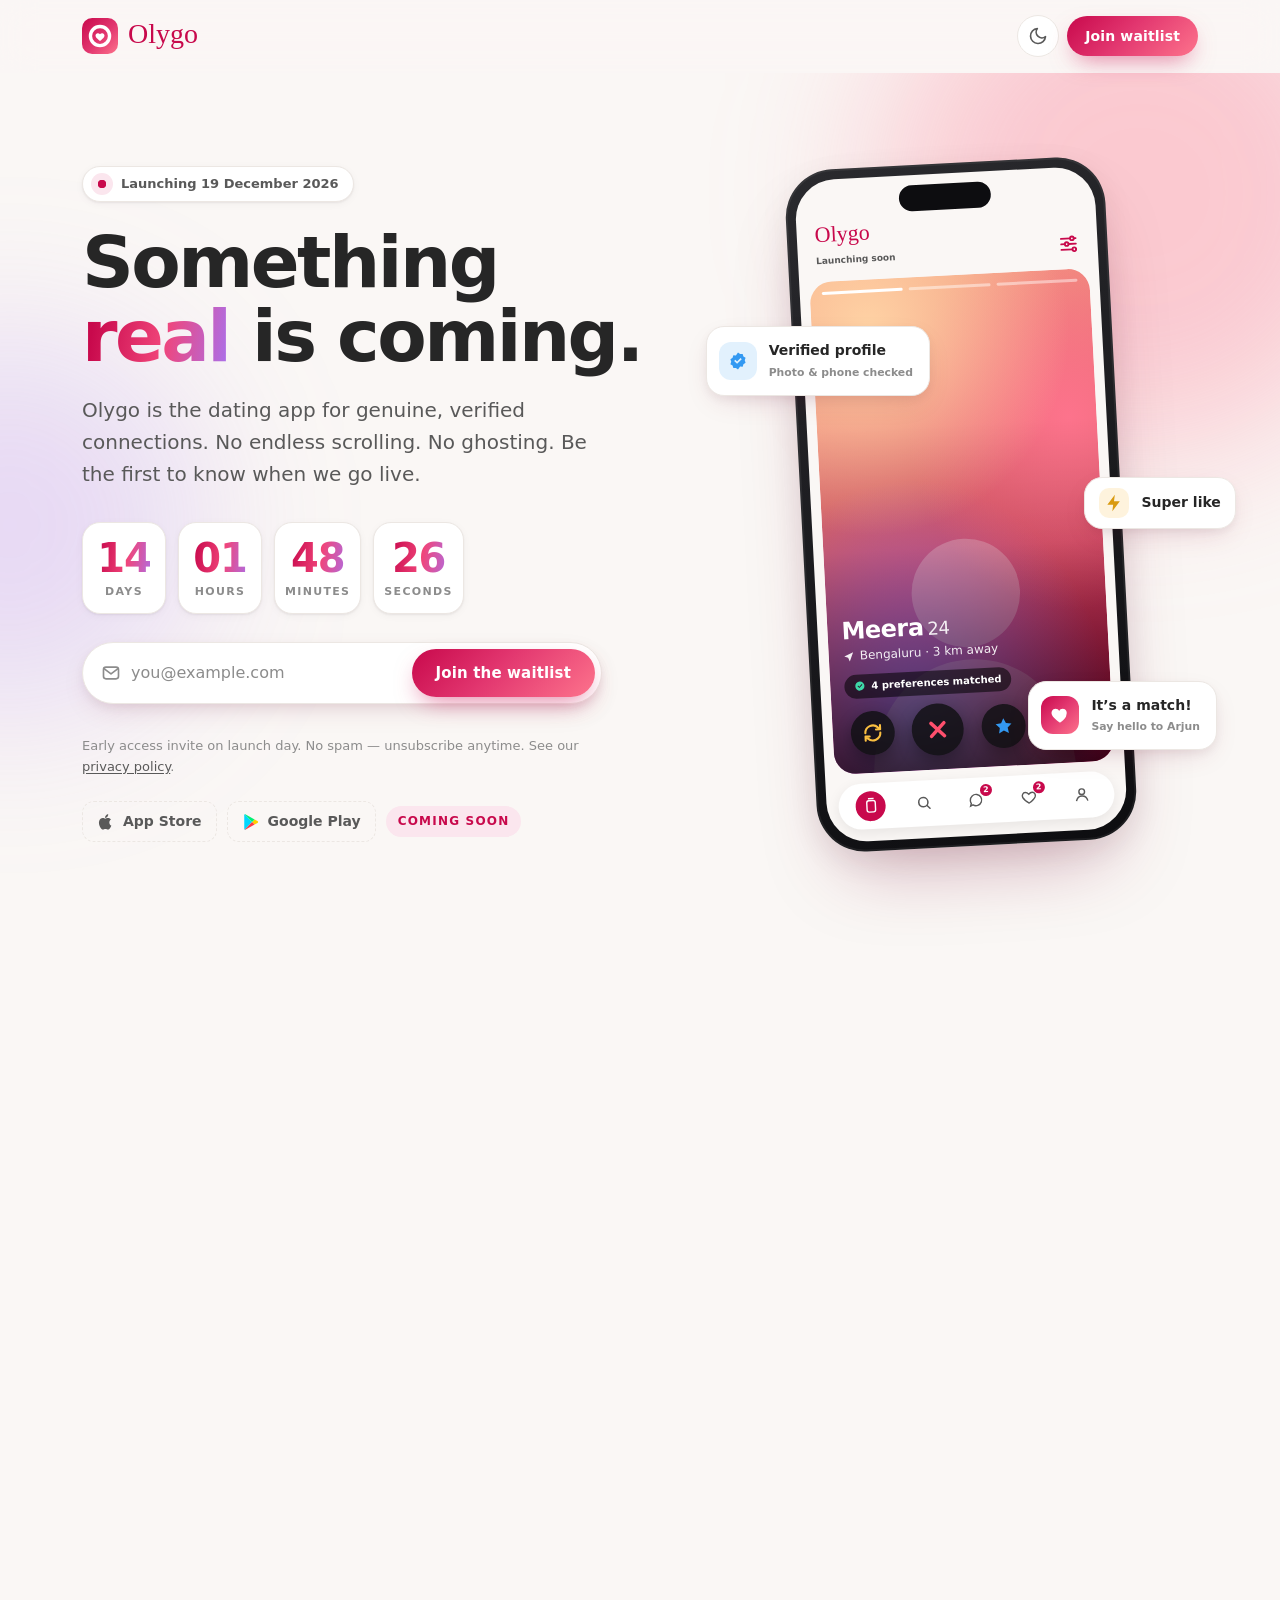
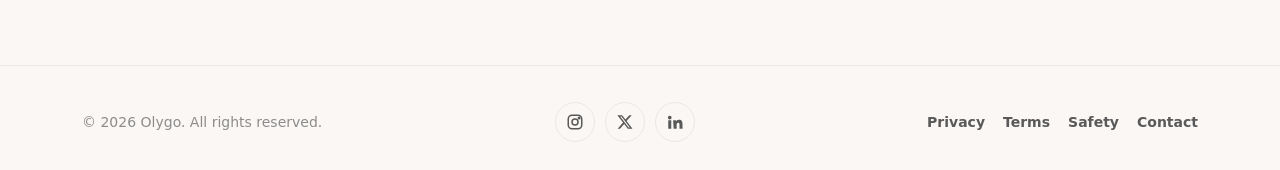
<file: index.html>
<!doctype html>
<html lang="en" class="no-js">
<head>
  <meta charset="utf-8">
  <meta name="viewport" content="width=device-width, initial-scale=1, viewport-fit=cover">
  <meta http-equiv="Content-Security-Policy" content="default-src 'self'; script-src 'self'; style-src 'self' https://fonts.googleapis.com; font-src https://fonts.gstatic.com; img-src 'self' data:; connect-src 'self'; manifest-src 'self'; object-src 'none'; base-uri 'self'; form-action 'self'; upgrade-insecure-requests">
  <meta name="referrer" content="strict-origin-when-cross-origin">
  <meta http-equiv="X-Content-Type-Options" content="nosniff">

  <title>Olygo — Launching Soon | The Dating App for Real, Verified Connections</title>
  <meta name="description" content="Olygo launches 19 December 2026. A dating app for genuine, verified connections — no endless scrolling, no ghosting. Join the waitlist for early access.">
  <meta name="keywords" content="Olygo, dating app, verified dating, online dating India, meet new people, real connections, safe dating app">
  <meta name="author" content="Olygo">
  <meta name="robots" content="index, follow, max-image-preview:large">
  <meta name="theme-color" content="#c8094c">
  <meta name="color-scheme" content="light dark">
  <link rel="canonical" href="https://olygo.app/">

  <!-- Open Graph / Twitter -->
  <meta property="og:type" content="website">
  <meta property="og:site_name" content="Olygo">
  <meta property="og:title" content="Olygo is coming — join the waitlist">
  <meta property="og:description" content="Launching 19 December 2026. Genuine, verified connections. Get early access.">
  <meta property="og:url" content="https://olygo.app/">
  <meta property="og:image" content="https://olygo.app/assets/img/og-image.png">
  <meta property="og:image:width" content="1200">
  <meta property="og:image:height" content="630">
  <meta property="og:image:alt" content="Olygo dating app — Connect with real people">
  <meta property="og:locale" content="en_IN">
  <meta name="twitter:card" content="summary_large_image">
  <meta name="twitter:title" content="Olygo is coming — join the waitlist">
  <meta name="twitter:description" content="Launching 19 December 2026. Genuine, verified connections. Get early access.">
  <meta name="twitter:image" content="https://olygo.app/assets/img/og-image.png">

  <!-- Icons & manifest -->
  <link rel="icon" href="favicon.svg" type="image/svg+xml">
  <link rel="icon" href="assets/img/favicon-32.png" sizes="32x32" type="image/png">
  <link rel="apple-touch-icon" href="assets/img/apple-touch-icon.png">
  <link rel="manifest" href="site.webmanifest">

  <!-- Fonts -->
  <link rel="preconnect" href="https://fonts.googleapis.com">
  <link rel="preconnect" href="https://fonts.gstatic.com" crossorigin>
  <link rel="stylesheet" href="https://fonts.googleapis.com/css2?family=Pacifico&family=Plus+Jakarta+Sans:wght@400;500;600;700;800&display=swap">

  <link rel="stylesheet" href="assets/css/styles.css">
  <script src="assets/js/theme.js"></script>
  <script src="assets/js/main.js" defer></script>
  <script src="assets/js/coming-soon.js" defer></script>

  <!-- Structured data -->
  <script type="application/ld+json">
  {
    "@context": "https://schema.org",
    "@graph": [
      { "@type": "Organization", "@id": "https://olygo.app/#org", "name": "Olygo", "url": "https://olygo.app/", "logo": "https://olygo.app/assets/img/icon-512.png", "email": "hello@olygo.app" },
      { "@type": "WebSite", "@id": "https://olygo.app/#website", "url": "https://olygo.app/", "name": "Olygo", "publisher": { "@id": "https://olygo.app/#org" }, "inLanguage": "en" },
      { "@type": "WebPage", "url": "https://olygo.app/", "name": "Olygo — Launching Soon", "description": "Olygo launches 19 December 2026. A dating app for genuine, verified connections — no endless scrolling, no ghosting. Join the waitlist for early access.", "isPartOf": { "@id": "https://olygo.app/#website" } }
    ]
  }
  </script>
</head>
<body class="soon">
  <a class="skip-link" href="#main">Skip to content</a>

  <header class="site-header">
    <nav class="container nav" aria-label="Primary">
      <a class="brand" href="./" aria-label="Olygo home">
        <img class="brand-mark" src="assets/img/logo.svg" alt="" width="36" height="36">
        <span class="brand-word">Olygo</span>
      </a>
      <div class="nav-actions">
        <button class="icon-btn theme-toggle" type="button" aria-label="Toggle dark mode">
          <svg class="i-moon" viewBox="0 0 24 24" fill="none" stroke="currentColor" stroke-width="2" stroke-linecap="round" stroke-linejoin="round" aria-hidden="true"><path d="M21 12.8A9 9 0 1 1 11.2 3a7 7 0 0 0 9.8 9.8z"/></svg>
          <svg class="i-sun" viewBox="0 0 24 24" fill="none" stroke="currentColor" stroke-width="2" stroke-linecap="round" aria-hidden="true"><circle cx="12" cy="12" r="4.5"/><path d="M12 2v2M12 20v2M4.9 4.9l1.4 1.4M17.7 17.7l1.4 1.4M2 12h2M20 12h2M4.9 19.1l1.4-1.4M17.7 6.3l1.4-1.4"/></svg>
        </button>
        <a class="btn btn-primary btn-sm soon-nav-cta" href="#waitlist">Join waitlist</a>
      </div>
    </nav>
  </header>

  <main id="main">
    <section class="hero soon-hero" aria-labelledby="hero-title">
      <div class="container hero-grid">
        <div class="hero-copy">
          <span class="eyebrow">
            <span class="dot live-dot" aria-hidden="true"></span>
            Launching 19 December 2026
          </span>
          <h1 id="hero-title">Something <span class="grad-text">real</span> is coming.</h1>
          <p class="lead">Olygo is the dating app for genuine, verified connections. No endless scrolling. No ghosting. Be the first to know when we go live.</p>

          <div class="countdown" id="countdown" data-launch="2026-12-19T10:00:00+05:30" role="timer" aria-label="Time until launch">
            <div class="cd-unit"><span class="cd-num" data-unit="days">30</span><span class="cd-label">Days</span></div>
            <div class="cd-unit"><span class="cd-num" data-unit="hours">00</span><span class="cd-label">Hours</span></div>
            <div class="cd-unit"><span class="cd-num" data-unit="minutes">00</span><span class="cd-label">Minutes</span></div>
            <div class="cd-unit"><span class="cd-num" data-unit="seconds">00</span><span class="cd-label">Seconds</span></div>
          </div>

          <!--
            Waitlist: set data-endpoint to a form service URL that accepts JSON POST
            (e.g. https://formspree.io/f/XXXX), and add its origin to connect-src in the CSP above.
            Until then, signing up opens the visitor's email app addressed to data-fallback.
          -->
          <form class="waitlist" id="waitlist" data-endpoint="" data-fallback="hello@olygo.app" novalidate>
            <label class="sr-only" for="wl-email">Email address</label>
            <div class="wl-field">
              <svg viewBox="0 0 24 24" fill="none" stroke="currentColor" stroke-width="2" stroke-linecap="round" stroke-linejoin="round" aria-hidden="true"><rect x="3" y="5" width="18" height="14" rx="3"/><path d="m4 7 8 6 8-6"/></svg>
              <input id="wl-email" name="email" type="email" inputmode="email" autocomplete="email" placeholder="you@example.com" maxlength="254" required>
              <button class="btn btn-primary" type="submit"><span class="wl-btn-text">Join the waitlist</span></button>
            </div>
            <div class="hp" aria-hidden="true"><label for="wl-company">Company</label><input id="wl-company" name="company" type="text" tabindex="-1" autocomplete="off"></div>
            <p class="wl-status" role="status" aria-live="polite"></p>
            <p class="wl-note">Early access invite on launch day. No spam — unsubscribe anytime. See our <a href="privacy.html">privacy policy</a>.</p>
          </form>

          <div class="soon-stores" aria-label="Coming to iOS and Android">
            <span class="soon-store"><svg viewBox="0 0 24 24" fill="currentColor" aria-hidden="true"><path d="M16.4 12.6c0-2.6 2.1-3.8 2.2-3.9-1.2-1.8-3.1-2-3.7-2-1.6-.2-3.1.9-3.9.9-.8 0-2-.9-3.4-.9-1.7 0-3.3 1-4.2 2.6-1.8 3.1-.5 7.7 1.3 10.2.9 1.2 1.9 2.6 3.2 2.6 1.3-.1 1.8-.8 3.3-.8 1.6 0 2 .8 3.4.8 1.4 0 2.3-1.3 3.1-2.5 1-1.4 1.4-2.8 1.4-2.9-.1 0-2.7-1-2.7-4.1zM13.9 5c.7-.9 1.2-2 1-3.2-1 0-2.3.7-3 1.6-.7.8-1.3 2-1.1 3.1 1.2.1 2.3-.6 3.1-1.5z"/></svg>App Store</span>
            <span class="soon-store"><svg viewBox="0 0 24 24" aria-hidden="true"><path fill="#00d7fe" d="M3.6 1.8 13.4 12 3.6 22.2c-.4-.2-.6-.7-.6-1.2V3c0-.5.2-1 .6-1.2z"/><path fill="#ffce00" d="m16.8 8.6-3.4 3.4 3.4 3.4 3.9-2.2c1.1-.6 1.1-1.8 0-2.4z"/><path fill="#ff3a44" d="M13.4 12 3.6 22.2c.4.2.9.2 1.4-.1l11.8-6.7z"/><path fill="#00f076" d="M13.4 12 16.8 8.6 5 1.9c-.5-.3-1-.3-1.4-.1z"/></svg>Google Play</span>
            <span class="soon-tag">Coming soon</span>
          </div>
        </div>

        <div class="hero-visual" aria-hidden="true">
          <div class="phone">
            <div class="phone-screen">
              <div class="phone-notch"></div>
              <div class="app-top">
                <div>
                  <span class="brand-word">Olygo</span>
                  <small>Launching soon</small>
                </div>
                <svg class="filter" viewBox="0 0 24 24" fill="none" stroke="currentColor" stroke-width="2" stroke-linecap="round"><path d="M4 6h10M18 6h2M4 12h4M12 12h8M4 18h12M20 18h0"/><circle cx="16" cy="6" r="2"/><circle cx="10" cy="12" r="2"/><circle cx="18" cy="18" r="2"/></svg>
              </div>

              <div class="swipe-card">
                <div class="progress"><span></span><span></span><span></span></div>
                <div class="portrait">
                  <svg viewBox="0 0 200 220" fill="none">
                    <circle cx="100" cy="78" r="44" fill="rgba(255,255,255,.28)"/>
                    <path d="M18 220c4-56 40-88 82-88s78 32 82 88z" fill="rgba(255,255,255,.22)"/>
                  </svg>
                </div>
                <div class="card-info">
                  <h3>Meera<small>24</small></h3>
                  <p><svg viewBox="0 0 24 24" fill="currentColor"><path d="M21 3 3 10.5l7.5 3 3 7.5z"/></svg>Bengaluru · 3 km away</p>
                  <span class="match-pill"><svg viewBox="0 0 24 24" fill="currentColor"><path d="M12 2a10 10 0 1 0 0 20 10 10 0 0 0 0-20zm-1.2 14.2-4-4 1.4-1.4 2.6 2.6 5.4-5.4 1.4 1.4z"/></svg>4 preferences matched</span>
                </div>
                <div class="card-actions">
                  <span class="act rewind"><svg viewBox="0 0 24 24" fill="none" stroke="currentColor" stroke-width="2.5" stroke-linecap="round" stroke-linejoin="round"><path d="M3 12a9 9 0 0 1 15.5-6.2L21 8M21 3v5h-5M21 12a9 9 0 0 1-15.5 6.2L3 16M3 21v-5h5"/></svg></span>
                  <span class="act lg pass"><svg viewBox="0 0 24 24" fill="none" stroke="currentColor" stroke-width="3.2" stroke-linecap="round"><path d="M6 6l12 12M18 6 6 18"/></svg></span>
                  <span class="act star"><svg viewBox="0 0 24 24" fill="currentColor"><path d="m12 2.5 2.9 6 6.6.9-4.8 4.6 1.2 6.5L12 17.4l-5.9 3.1 1.2-6.5L2.5 9.4l6.6-.9z"/></svg></span>
                  <span class="act lg like"><svg viewBox="0 0 24 24" fill="currentColor"><path d="M12 21s-7.5-4.6-9.6-9.1C.8 8.4 2.9 4.5 6.6 4.5c2.1 0 3.6 1.1 4.4 2.6.8-1.5 2.3-2.6 4.4-2.6 3.7 0 5.8 3.9 4.2 7.4C19.5 16.4 12 21 12 21z"/></svg></span>
                </div>
              </div>

              <div class="app-tabbar">
                <span class="active"><svg viewBox="0 0 24 24" fill="none" stroke="currentColor" stroke-width="2"><rect x="6" y="5" width="12" height="16" rx="3"/><path d="M8 2h8"/></svg></span>
                <span><svg viewBox="0 0 24 24" fill="none" stroke="currentColor" stroke-width="2.2" stroke-linecap="round"><circle cx="11" cy="11" r="6.5"/><path d="m20 20-4-4"/></svg></span>
                <span><svg viewBox="0 0 24 24" fill="none" stroke="currentColor" stroke-width="2"><path d="M4 12a8 8 0 1 1 3.4 6.5L4 20l1.2-3.6A8 8 0 0 1 4 12z"/></svg><i>2</i></span>
                <span><svg viewBox="0 0 24 24" fill="none" stroke="currentColor" stroke-width="2"><path d="M12 20s-7-4.3-8.8-8.4C1.9 8.4 3.8 5 7.1 5c1.9 0 3.4 1 4.9 2.6C13.5 6 15 5 16.9 5c3.3 0 5.2 3.4 3.9 6.6C19 15.7 12 20 12 20z"/></svg><i>2</i></span>
                <span><svg viewBox="0 0 24 24" fill="none" stroke="currentColor" stroke-width="2"><circle cx="12" cy="8" r="4"/><path d="M4 21c1-4.5 4.3-7 8-7s7 2.5 8 7"/></svg></span>
              </div>
            </div>
          </div>

          <div class="float-card float-a">
            <span class="ic"><svg viewBox="0 0 24 24" fill="currentColor"><path d="m12 1.8 2.5 1.9 3.1-.2.9 3 2.6 1.7-1 3 1 3-2.6 1.7-.9 3-3.1-.2L12 22.2l-2.5-1.9-3.1.2-.9-3-2.6-1.7 1-3-1-3 2.6-1.7.9-3 3.1.2zm-1.1 13.6 5.6-5.6-1.4-1.4-4.2 4.2-2.1-2.1-1.4 1.4z"/></svg></span>
            <span><strong>Verified profile</strong><small>Photo &amp; phone checked</small></span>
          </div>
          <div class="float-card float-b">
            <span class="ic"><svg viewBox="0 0 24 24" fill="currentColor"><path d="M12 21s-7.5-4.6-9.6-9.1C.8 8.4 2.9 4.5 6.6 4.5c2.1 0 3.6 1.1 4.4 2.6.8-1.5 2.3-2.6 4.4-2.6 3.7 0 5.8 3.9 4.2 7.4C19.5 16.4 12 21 12 21z"/></svg></span>
            <span><strong>It’s a match!</strong><small>Say hello to Arjun</small></span>
          </div>
          <div class="float-card float-c">
            <span class="ic"><svg viewBox="0 0 24 24" fill="currentColor"><path d="M13 2 4 14h7l-1 8 9-12h-7z"/></svg></span>
            <span><strong>Super like</strong></span>
          </div>
        </div>
      </div>
    </section>

    <!-- ============ PRINCIPLES ============ -->
    <section class="principles" aria-label="What makes Olygo different">
      <div class="container">
        <div class="principles-grid reveal">
          <div class="principle">
            <span class="ic"><svg viewBox="0 0 24 24" fill="none" stroke="currentColor" stroke-width="2" stroke-linecap="round" stroke-linejoin="round" aria-hidden="true"><path d="M12 3 4 6v6c0 4.5 3.4 8.3 8 9 4.6-.7 8-4.5 8-9V6z"/><path d="m9 12 2 2 4-4"/></svg></span>
            <div><h3>Verified people</h3><p>Real profiles, checked — so you know who you’re talking to.</p></div>
          </div>
          <div class="principle">
            <span class="ic"><svg viewBox="0 0 24 24" fill="none" stroke="currentColor" stroke-width="2" stroke-linecap="round" stroke-linejoin="round" aria-hidden="true"><circle cx="12" cy="12" r="9"/><path d="M12 7v5l3 2"/></svg></span>
            <div><h3>Mindful swiping</h3><p>A daily swipe limit that keeps every choice intentional.</p></div>
          </div>
          <div class="principle">
            <span class="ic"><svg viewBox="0 0 24 24" fill="none" stroke="currentColor" stroke-width="2" stroke-linecap="round" stroke-linejoin="round" aria-hidden="true"><path d="M3 12h4l3-8 4 16 3-8h4"/></svg></span>
            <div><h3>Smart matching</h3><p>See how many of your preferences each person matches.</p></div>
          </div>
          <div class="principle">
            <span class="ic"><svg viewBox="0 0 24 24" fill="none" stroke="currentColor" stroke-width="2" stroke-linecap="round" stroke-linejoin="round" aria-hidden="true"><rect x="4" y="10" width="16" height="11" rx="2.5"/><path d="M8 10V7a4 4 0 0 1 8 0v3"/></svg></span>
            <div><h3>Private by design</h3><p>You control who sees you, and what they see.</p></div>
          </div>
        </div>
      </div>
    </section>

    <section class="section soon-perks" aria-labelledby="perks-title">
      <div class="container">
        <div class="section-head reveal">
          <span class="kicker">Why join early</span>
          <h2 id="perks-title">Be first in line</h2>
        </div>
        <div class="perks">
          <div class="perk reveal"><span class="ic ic-pink"><svg viewBox="0 0 24 24" fill="none" stroke="currentColor" stroke-width="2" stroke-linecap="round" stroke-linejoin="round" aria-hidden="true"><path d="M13 2 4 14h7l-1 8 9-12h-7z"/></svg></span><h3>Early access</h3><p>Get your invite the moment Olygo goes live in your city.</p></div>
          <div class="perk reveal"><span class="ic ic-purple"><svg viewBox="0 0 24 24" fill="none" stroke="currentColor" stroke-width="2" stroke-linecap="round" stroke-linejoin="round" aria-hidden="true"><circle cx="12" cy="8" r="4"/><path d="M4 21c1-4.5 4.3-7 8-7s7 2.5 8 7"/></svg></span><h3>Claim your profile</h3><p>Set up before the crowd and be seen first by new members.</p></div>
          <div class="perk reveal"><span class="ic ic-gold"><svg viewBox="0 0 24 24" fill="none" stroke="currentColor" stroke-width="2" stroke-linecap="round" stroke-linejoin="round" aria-hidden="true"><path d="M4 12a8 8 0 1 1 3.4 6.5L4 20l1.2-3.6A8 8 0 0 1 4 12z"/></svg></span><h3>Shape the app</h3><p>Early members help us decide what we build next.</p></div>
        </div>
      </div>
    </section>
  </main>

  <footer class="site-footer soon-footer">
    <div class="container footer-bottom">
      <span>© <span id="year">2026</span> Olygo. All rights reserved.</span>
      <div class="socials">
            <!-- TODO: replace with your social profile URLs -->
            <a href="https://www.instagram.com/" target="_blank" rel="noopener noreferrer" aria-label="Olygo on Instagram"><svg viewBox="0 0 24 24" fill="none" stroke="currentColor" stroke-width="2" aria-hidden="true"><rect x="3" y="3" width="18" height="18" rx="5"/><circle cx="12" cy="12" r="4"/><circle cx="17.5" cy="6.5" r="1" fill="currentColor"/></svg></a>
            <a href="https://x.com/" target="_blank" rel="noopener noreferrer" aria-label="Olygo on X"><svg viewBox="0 0 24 24" fill="currentColor" aria-hidden="true"><path d="M17.8 3h3.1l-6.8 7.7L22 21h-6.2l-4.9-6.3L5.3 21H2.2l7.2-8.3L1.8 3h6.4l4.4 5.8zm-1.1 16.2h1.7L7.4 4.7H5.6z"/></svg></a>
            <a href="https://www.linkedin.com/" target="_blank" rel="noopener noreferrer" aria-label="Olygo on LinkedIn"><svg viewBox="0 0 24 24" fill="currentColor" aria-hidden="true"><path d="M4.98 3.5a2.5 2.5 0 1 1 0 5 2.5 2.5 0 0 1 0-5zM3 9.5h4V21H3zM9.5 9.5h3.8v1.6h.1c.5-1 1.8-2 3.8-2 4 0 4.8 2.6 4.8 6V21h-4v-5.2c0-1.3 0-2.9-1.8-2.9s-2 1.4-2 2.8V21h-4z"/></svg></a>
          </div>
      <span class="soon-links"><a href="privacy.html">Privacy</a><a href="terms.html">Terms</a><a href="safety.html">Safety</a><a href="mailto:hello@olygo.app">Contact</a></span>
    </div>
  </footer>
</body>
</html>
</file>
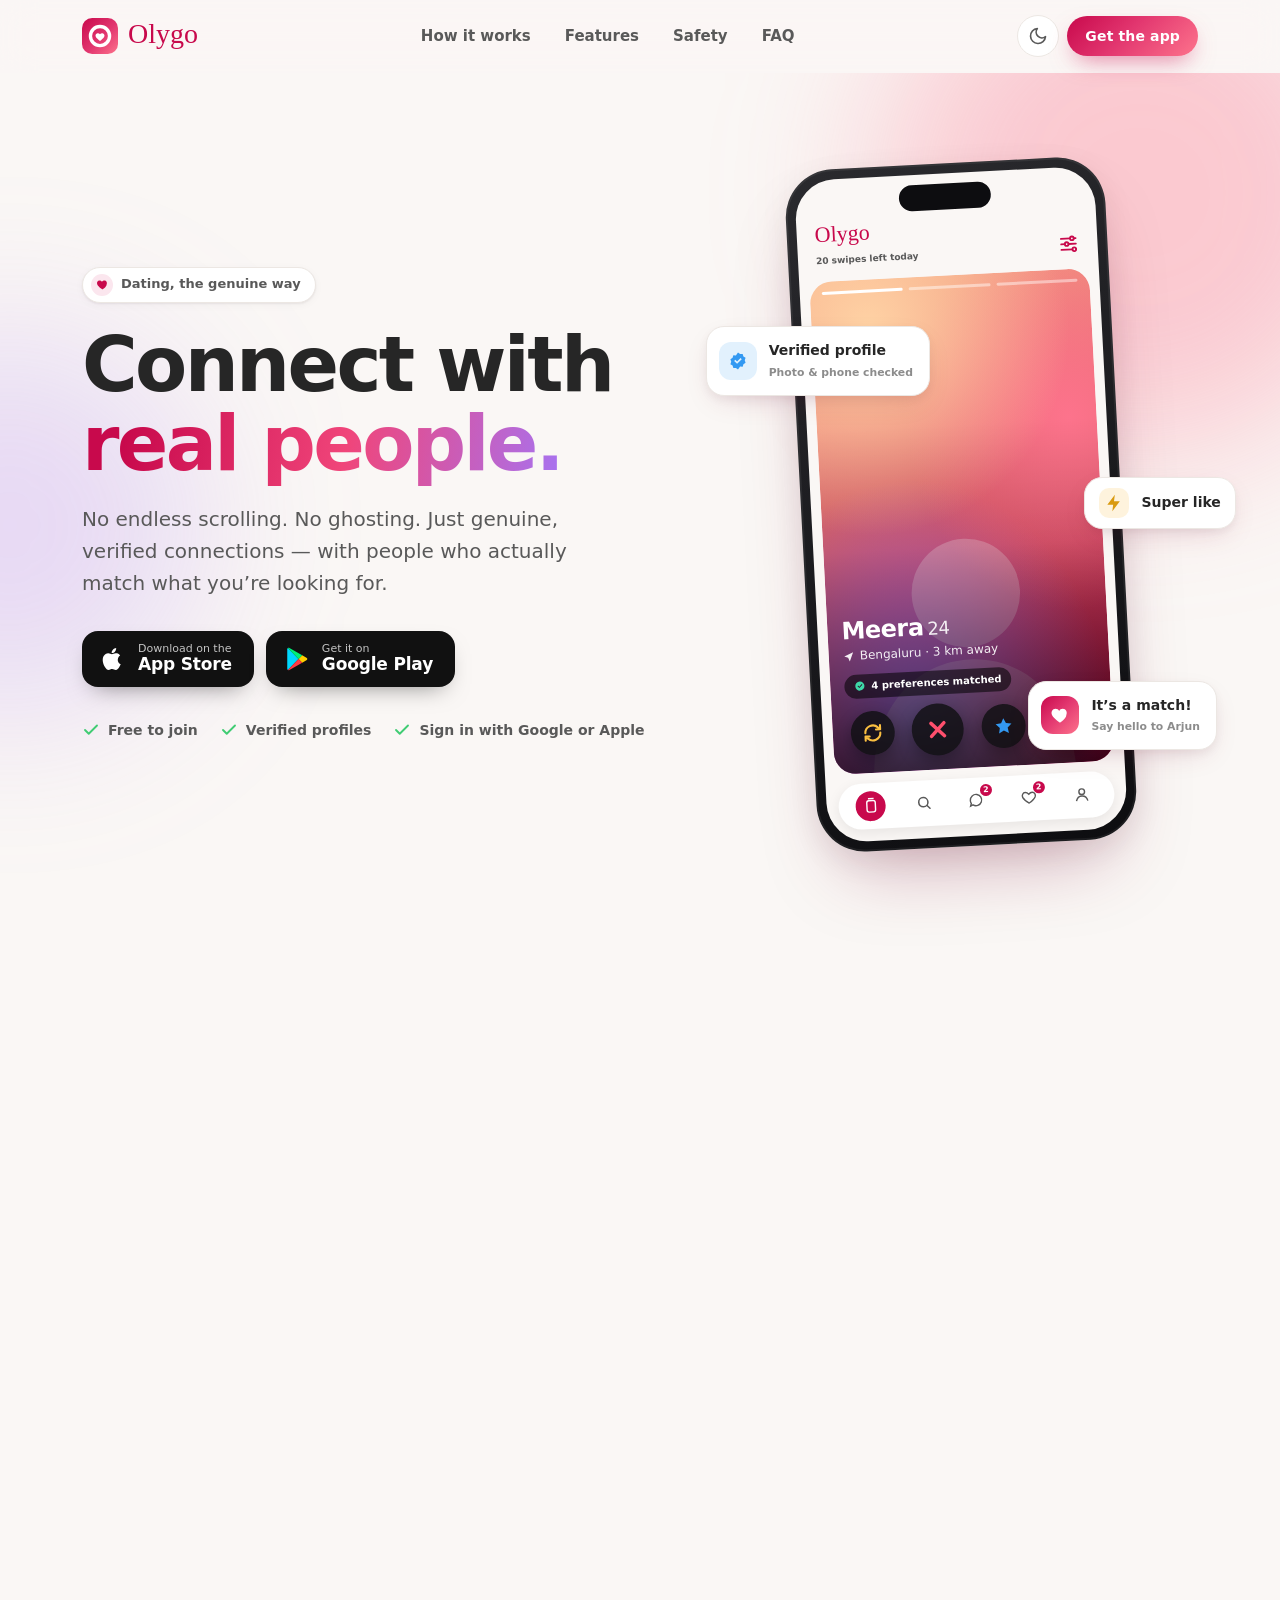
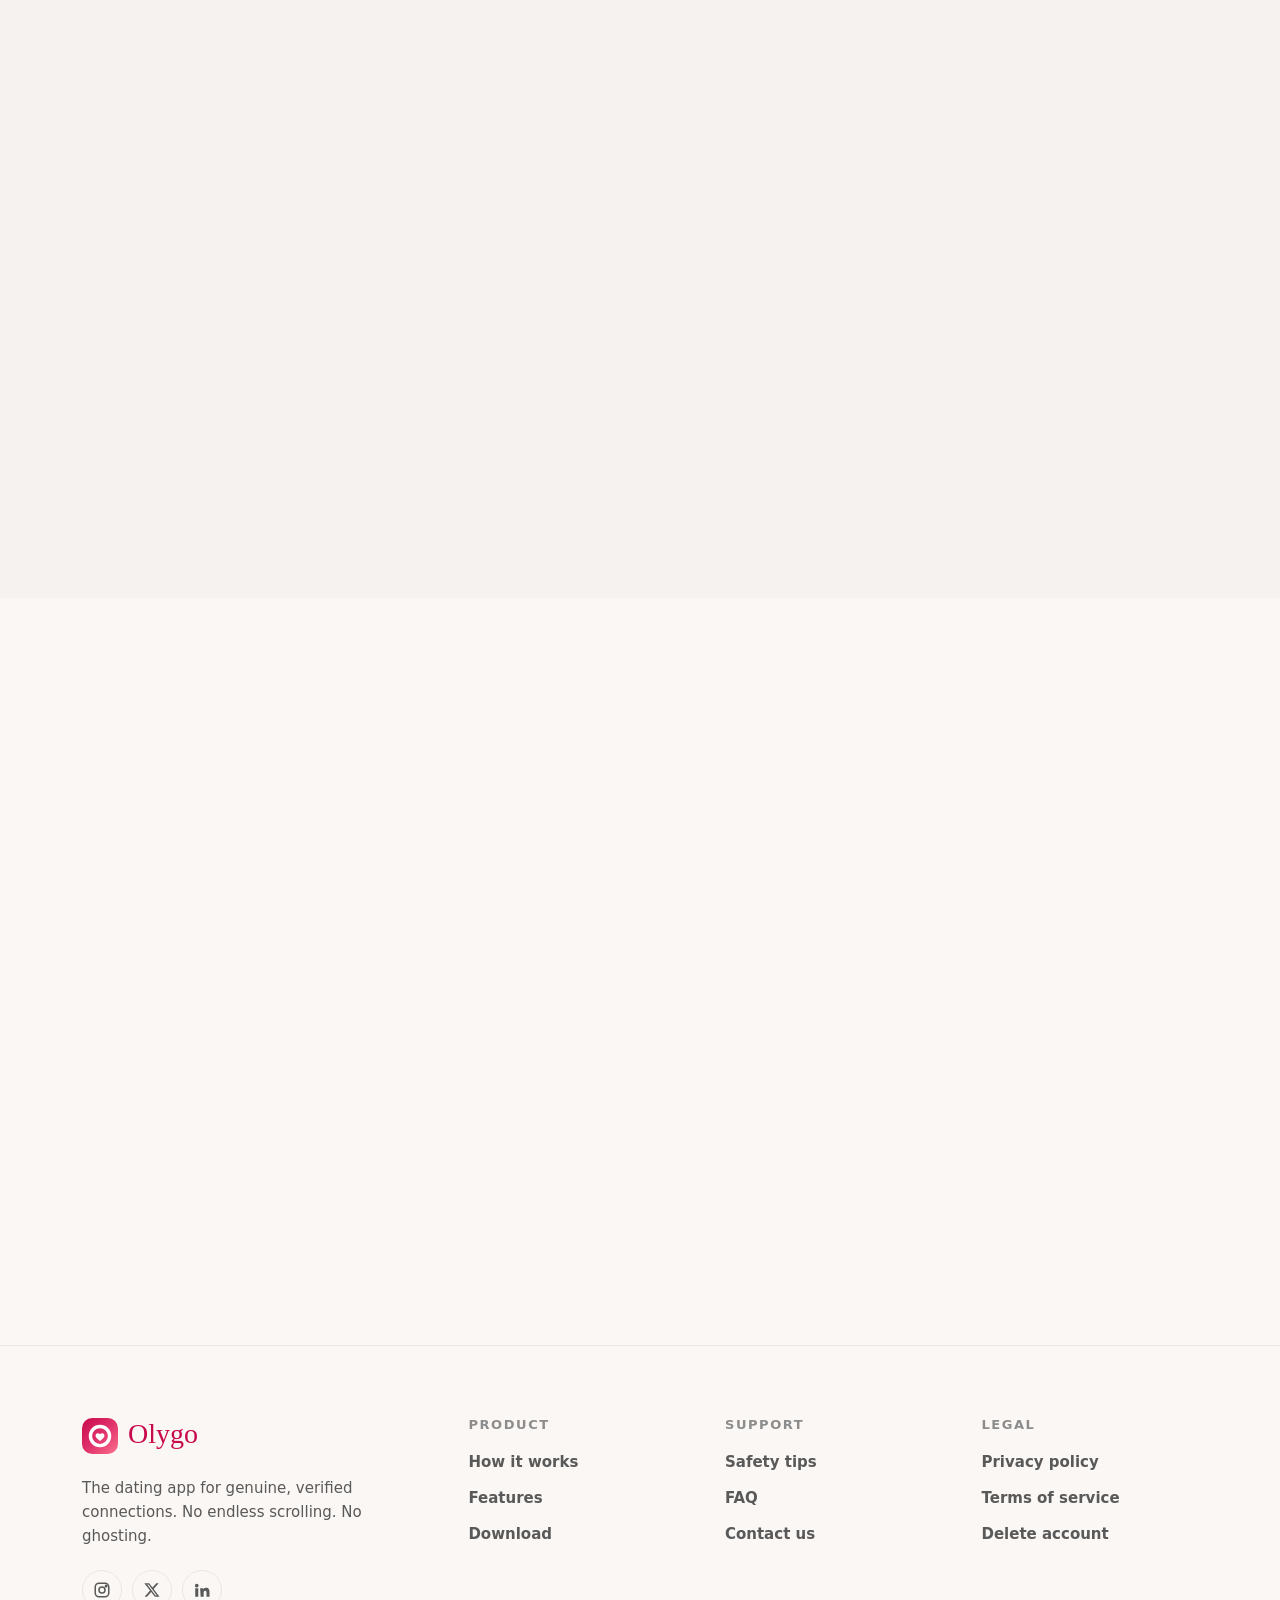
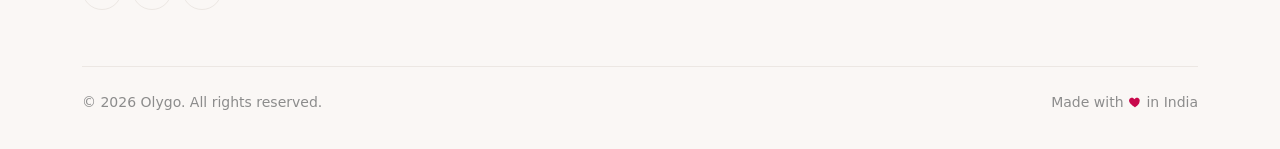
<file: preview.html>
<!doctype html>
<html lang="en" class="no-js">
<head>
  <meta charset="utf-8">
  <meta name="viewport" content="width=device-width, initial-scale=1, viewport-fit=cover">
  <meta http-equiv="Content-Security-Policy" content="default-src 'self'; script-src 'self'; style-src 'self' https://fonts.googleapis.com; font-src https://fonts.gstatic.com; img-src 'self' data:; connect-src 'self'; manifest-src 'self'; object-src 'none'; base-uri 'self'; form-action 'self'; upgrade-insecure-requests">
  <meta name="referrer" content="strict-origin-when-cross-origin">
  <meta http-equiv="X-Content-Type-Options" content="nosniff">

  <title>Olygo — Dating App for Real, Verified Connections</title>
  <meta name="description" content="Olygo is the dating app for genuine, verified connections. No endless scrolling, no ghosting — mindful daily swipes, smart preference matching and safe chat. Download on iOS and Android.">
  <meta name="keywords" content="Olygo, dating app, verified dating, online dating India, meet new people, real connections, safe dating app">
  <meta name="author" content="Olygo">
  <meta name="robots" content="noindex, nofollow">
  <meta name="theme-color" content="#c8094c">
  <meta name="color-scheme" content="light dark">
  

  <!-- Open Graph / Twitter -->
  <meta property="og:type" content="website">
  <meta property="og:site_name" content="Olygo">
  <meta property="og:title" content="Olygo — Connect with real people">
  <meta property="og:description" content="No endless scrolling. No ghosting. Just genuine, verified connections.">
  <meta property="og:url" content="https://olygo.app/">
  <meta property="og:image" content="https://olygo.app/assets/img/og-image.png">
  <meta property="og:image:width" content="1200">
  <meta property="og:image:height" content="630">
  <meta property="og:image:alt" content="Olygo dating app — Connect with real people">
  <meta property="og:locale" content="en_IN">
  <meta name="twitter:card" content="summary_large_image">
  <meta name="twitter:title" content="Olygo — Connect with real people">
  <meta name="twitter:description" content="No endless scrolling. No ghosting. Just genuine, verified connections.">
  <meta name="twitter:image" content="https://olygo.app/assets/img/og-image.png">

  <!-- Icons & manifest -->
  <link rel="icon" href="favicon.svg" type="image/svg+xml">
  <link rel="icon" href="assets/img/favicon-32.png" sizes="32x32" type="image/png">
  <link rel="apple-touch-icon" href="assets/img/apple-touch-icon.png">
  <link rel="manifest" href="site.webmanifest">

  <!-- Fonts -->
  <link rel="preconnect" href="https://fonts.googleapis.com">
  <link rel="preconnect" href="https://fonts.gstatic.com" crossorigin>
  <link rel="stylesheet" href="https://fonts.googleapis.com/css2?family=Pacifico&family=Plus+Jakarta+Sans:wght@400;500;600;700;800&display=swap">

  <link rel="stylesheet" href="assets/css/styles.css">
  <script src="assets/js/theme.js"></script>
  <script src="assets/js/main.js" defer></script>

  <!-- Structured data -->
  <script type="application/ld+json">
  {
    "@context": "https://schema.org",
    "@graph": [
      {
        "@type": "Organization",
        "@id": "https://olygo.app/#org",
        "name": "Olygo",
        "url": "https://olygo.app/",
        "logo": "https://olygo.app/assets/img/icon-512.png",
        "email": "hello@olygo.app"
      },
      {
        "@type": "WebSite",
        "@id": "https://olygo.app/#website",
        "url": "https://olygo.app/",
        "name": "Olygo",
        "publisher": { "@id": "https://olygo.app/#org" },
        "inLanguage": "en"
      },
      {
        "@type": "MobileApplication",
        "name": "Olygo",
        "operatingSystem": "iOS, Android",
        "applicationCategory": "SocialNetworkingApplication",
        "description": "A dating app for genuine, verified connections with mindful daily swipes, preference matching and safe chat.",
        "offers": { "@type": "Offer", "price": "0", "priceCurrency": "INR" },
        "publisher": { "@id": "https://olygo.app/#org" }
      },
      {
        "@type": "FAQPage",
        "mainEntity": [
          { "@type": "Question", "name": "Is Olygo free to use?", "acceptedAnswer": { "@type": "Answer", "text": "Yes. Creating a profile, swiping, matching and chatting are free. Optional premium features add extras like read receipts and more photos." } },
          { "@type": "Question", "name": "How does profile verification work?", "acceptedAnswer": { "@type": "Answer", "text": "You verify your phone or email and can complete a quick photo verification. Verified profiles get a badge so you know who is real." } },
          { "@type": "Question", "name": "Why is there a daily swipe limit?", "acceptedAnswer": { "@type": "Answer", "text": "Olygo gives you a set number of swipes each day so you slow down, look properly and focus on people who genuinely match what you want." } },
          { "@type": "Question", "name": "Can I block or report someone?", "acceptedAnswer": { "@type": "Answer", "text": "Yes. You can block or report any profile or conversation in a couple of taps. Blocked users can no longer see you or message you." } },
          { "@type": "Question", "name": "Can I take a break without deleting my account?", "acceptedAnswer": { "@type": "Answer", "text": "Yes. You can deactivate your account temporarily and reactivate it any time by logging back in." } }
        ]
      }
    ]
  }
  </script>
</head>
<body>
  <a class="skip-link" href="#main">Skip to content</a>

  <header class="site-header">
    <nav class="container nav" aria-label="Primary">
      <a class="brand" href="./" aria-label="Olygo home">
        <img class="brand-mark" src="assets/img/logo.svg" alt="" width="36" height="36">
        <span class="brand-word">Olygo</span>
      </a>

      <div class="nav-links" id="nav-links">
        <a href="#how">How it works</a>
        <a href="#features">Features</a>
        <a href="#safety">Safety</a>
        <a href="#faq">FAQ</a>
        <a class="btn btn-primary mobile-cta" href="#download">Get the app</a>
      </div>

      <div class="nav-actions">
        <button class="icon-btn theme-toggle" type="button" aria-label="Toggle dark mode">
          <svg class="i-moon" viewBox="0 0 24 24" fill="none" stroke="currentColor" stroke-width="2" stroke-linecap="round" stroke-linejoin="round" aria-hidden="true"><path d="M21 12.8A9 9 0 1 1 11.2 3a7 7 0 0 0 9.8 9.8z"/></svg>
          <svg class="i-sun" viewBox="0 0 24 24" fill="none" stroke="currentColor" stroke-width="2" stroke-linecap="round" aria-hidden="true"><circle cx="12" cy="12" r="4.5"/><path d="M12 2v2M12 20v2M4.9 4.9l1.4 1.4M17.7 17.7l1.4 1.4M2 12h2M20 12h2M4.9 19.1l1.4-1.4M17.7 6.3l1.4-1.4"/></svg>
        </button>
        <a class="btn btn-primary btn-sm" href="#download">Get the app</a>
        <button class="icon-btn menu-toggle" type="button" aria-expanded="false" aria-controls="nav-links" aria-label="Open menu">
          <span class="bars" aria-hidden="true"><span class="bar"></span><span class="bar"></span><span class="bar"></span></span>
        </button>
      </div>
    </nav>
  </header>

  <main id="main">
    <!-- ============ HERO ============ -->
    <section class="hero" aria-labelledby="hero-title">
      <div class="container hero-grid">
        <div class="hero-copy">
          <span class="eyebrow">
            <span class="dot"><svg viewBox="0 0 24 24" fill="currentColor" aria-hidden="true"><path d="M12 21s-7.5-4.6-9.6-9.1C.8 8.4 2.9 4.5 6.6 4.5c2.1 0 3.6 1.1 4.4 2.6.8-1.5 2.3-2.6 4.4-2.6 3.7 0 5.8 3.9 4.2 7.4C19.5 16.4 12 21 12 21z"/></svg></span>
            Dating, the genuine way
          </span>
          <h1 id="hero-title">Connect with <span class="grad-text">real people.</span></h1>
          <p class="lead">No endless scrolling. No ghosting. Just genuine, verified connections — with people who actually match what you’re looking for.</p>

          <div class="hero-cta store-row">
            <!-- TODO: replace with your App Store URL -->
            <a class="store-btn" href="https://apps.apple.com/" target="_blank" rel="noopener noreferrer" aria-label="Download Olygo on the App Store">
              <svg viewBox="0 0 24 24" fill="currentColor" aria-hidden="true"><path d="M16.4 12.6c0-2.6 2.1-3.8 2.2-3.9-1.2-1.8-3.1-2-3.7-2-1.6-.2-3.1.9-3.9.9-.8 0-2-.9-3.4-.9-1.7 0-3.3 1-4.2 2.6-1.8 3.1-.5 7.7 1.3 10.2.9 1.2 1.9 2.6 3.2 2.6 1.3-.1 1.8-.8 3.3-.8 1.6 0 2 .8 3.4.8 1.4 0 2.3-1.3 3.1-2.5 1-1.4 1.4-2.8 1.4-2.9-.1 0-2.7-1-2.7-4.1zM13.9 5c.7-.9 1.2-2 1-3.2-1 0-2.3.7-3 1.6-.7.8-1.3 2-1.1 3.1 1.2.1 2.3-.6 3.1-1.5z"/></svg>
              <span><small>Download on the</small><strong>App Store</strong></span>
            </a>
            <!-- TODO: replace with your Google Play URL -->
            <a class="store-btn" href="https://play.google.com/store" target="_blank" rel="noopener noreferrer" aria-label="Get Olygo on Google Play">
              <svg viewBox="0 0 24 24" aria-hidden="true"><path fill="#00d7fe" d="M3.6 1.8 13.4 12 3.6 22.2c-.4-.2-.6-.7-.6-1.2V3c0-.5.2-1 .6-1.2z"/><path fill="#ffce00" d="m16.8 8.6-3.4 3.4 3.4 3.4 3.9-2.2c1.1-.6 1.1-1.8 0-2.4z"/><path fill="#ff3a44" d="M13.4 12 3.6 22.2c.4.2.9.2 1.4-.1l11.8-6.7z"/><path fill="#00f076" d="M13.4 12 16.8 8.6 5 1.9c-.5-.3-1-.3-1.4-.1z"/></svg>
              <span><small>Get it on</small><strong>Google Play</strong></span>
            </a>
          </div>

          <ul class="hero-trust" aria-label="Highlights">
            <li><svg viewBox="0 0 24 24" fill="none" stroke="currentColor" stroke-width="2.5" stroke-linecap="round" stroke-linejoin="round" aria-hidden="true"><path d="M20 6 9 17l-5-5"/></svg>Free to join</li>
            <li><svg viewBox="0 0 24 24" fill="none" stroke="currentColor" stroke-width="2.5" stroke-linecap="round" stroke-linejoin="round" aria-hidden="true"><path d="M20 6 9 17l-5-5"/></svg>Verified profiles</li>
            <li><svg viewBox="0 0 24 24" fill="none" stroke="currentColor" stroke-width="2.5" stroke-linecap="round" stroke-linejoin="round" aria-hidden="true"><path d="M20 6 9 17l-5-5"/></svg>Sign in with Google or Apple</li>
          </ul>
        </div>

        <div class="hero-visual" aria-hidden="true">
          <div class="phone">
            <div class="phone-screen">
              <div class="phone-notch"></div>
              <div class="app-top">
                <div>
                  <span class="brand-word">Olygo</span>
                  <small>20 swipes left today</small>
                </div>
                <svg class="filter" viewBox="0 0 24 24" fill="none" stroke="currentColor" stroke-width="2" stroke-linecap="round"><path d="M4 6h10M18 6h2M4 12h4M12 12h8M4 18h12M20 18h0"/><circle cx="16" cy="6" r="2"/><circle cx="10" cy="12" r="2"/><circle cx="18" cy="18" r="2"/></svg>
              </div>

              <div class="swipe-card">
                <div class="progress"><span></span><span></span><span></span></div>
                <div class="portrait">
                  <svg viewBox="0 0 200 220" fill="none">
                    <circle cx="100" cy="78" r="44" fill="rgba(255,255,255,.28)"/>
                    <path d="M18 220c4-56 40-88 82-88s78 32 82 88z" fill="rgba(255,255,255,.22)"/>
                  </svg>
                </div>
                <div class="card-info">
                  <h3>Meera<small>24</small></h3>
                  <p><svg viewBox="0 0 24 24" fill="currentColor"><path d="M21 3 3 10.5l7.5 3 3 7.5z"/></svg>Bengaluru · 3 km away</p>
                  <span class="match-pill"><svg viewBox="0 0 24 24" fill="currentColor"><path d="M12 2a10 10 0 1 0 0 20 10 10 0 0 0 0-20zm-1.2 14.2-4-4 1.4-1.4 2.6 2.6 5.4-5.4 1.4 1.4z"/></svg>4 preferences matched</span>
                </div>
                <div class="card-actions">
                  <span class="act rewind"><svg viewBox="0 0 24 24" fill="none" stroke="currentColor" stroke-width="2.5" stroke-linecap="round" stroke-linejoin="round"><path d="M3 12a9 9 0 0 1 15.5-6.2L21 8M21 3v5h-5M21 12a9 9 0 0 1-15.5 6.2L3 16M3 21v-5h5"/></svg></span>
                  <span class="act lg pass"><svg viewBox="0 0 24 24" fill="none" stroke="currentColor" stroke-width="3.2" stroke-linecap="round"><path d="M6 6l12 12M18 6 6 18"/></svg></span>
                  <span class="act star"><svg viewBox="0 0 24 24" fill="currentColor"><path d="m12 2.5 2.9 6 6.6.9-4.8 4.6 1.2 6.5L12 17.4l-5.9 3.1 1.2-6.5L2.5 9.4l6.6-.9z"/></svg></span>
                  <span class="act lg like"><svg viewBox="0 0 24 24" fill="currentColor"><path d="M12 21s-7.5-4.6-9.6-9.1C.8 8.4 2.9 4.5 6.6 4.5c2.1 0 3.6 1.1 4.4 2.6.8-1.5 2.3-2.6 4.4-2.6 3.7 0 5.8 3.9 4.2 7.4C19.5 16.4 12 21 12 21z"/></svg></span>
                </div>
              </div>

              <div class="app-tabbar">
                <span class="active"><svg viewBox="0 0 24 24" fill="none" stroke="currentColor" stroke-width="2"><rect x="6" y="5" width="12" height="16" rx="3"/><path d="M8 2h8"/></svg></span>
                <span><svg viewBox="0 0 24 24" fill="none" stroke="currentColor" stroke-width="2.2" stroke-linecap="round"><circle cx="11" cy="11" r="6.5"/><path d="m20 20-4-4"/></svg></span>
                <span><svg viewBox="0 0 24 24" fill="none" stroke="currentColor" stroke-width="2"><path d="M4 12a8 8 0 1 1 3.4 6.5L4 20l1.2-3.6A8 8 0 0 1 4 12z"/></svg><i>2</i></span>
                <span><svg viewBox="0 0 24 24" fill="none" stroke="currentColor" stroke-width="2"><path d="M12 20s-7-4.3-8.8-8.4C1.9 8.4 3.8 5 7.1 5c1.9 0 3.4 1 4.9 2.6C13.5 6 15 5 16.9 5c3.3 0 5.2 3.4 3.9 6.6C19 15.7 12 20 12 20z"/></svg><i>2</i></span>
                <span><svg viewBox="0 0 24 24" fill="none" stroke="currentColor" stroke-width="2"><circle cx="12" cy="8" r="4"/><path d="M4 21c1-4.5 4.3-7 8-7s7 2.5 8 7"/></svg></span>
              </div>
            </div>
          </div>

          <div class="float-card float-a">
            <span class="ic"><svg viewBox="0 0 24 24" fill="currentColor"><path d="m12 1.8 2.5 1.9 3.1-.2.9 3 2.6 1.7-1 3 1 3-2.6 1.7-.9 3-3.1-.2L12 22.2l-2.5-1.9-3.1.2-.9-3-2.6-1.7 1-3-1-3 2.6-1.7.9-3 3.1.2zm-1.1 13.6 5.6-5.6-1.4-1.4-4.2 4.2-2.1-2.1-1.4 1.4z"/></svg></span>
            <span><strong>Verified profile</strong><small>Photo &amp; phone checked</small></span>
          </div>
          <div class="float-card float-b">
            <span class="ic"><svg viewBox="0 0 24 24" fill="currentColor"><path d="M12 21s-7.5-4.6-9.6-9.1C.8 8.4 2.9 4.5 6.6 4.5c2.1 0 3.6 1.1 4.4 2.6.8-1.5 2.3-2.6 4.4-2.6 3.7 0 5.8 3.9 4.2 7.4C19.5 16.4 12 21 12 21z"/></svg></span>
            <span><strong>It’s a match!</strong><small>Say hello to Arjun</small></span>
          </div>
          <div class="float-card float-c">
            <span class="ic"><svg viewBox="0 0 24 24" fill="currentColor"><path d="M13 2 4 14h7l-1 8 9-12h-7z"/></svg></span>
            <span><strong>Super like</strong></span>
          </div>
        </div>
      </div>
    </section>

    <!-- ============ PRINCIPLES ============ -->
    <section class="principles" aria-label="What makes Olygo different">
      <div class="container">
        <div class="principles-grid reveal">
          <div class="principle">
            <span class="ic"><svg viewBox="0 0 24 24" fill="none" stroke="currentColor" stroke-width="2" stroke-linecap="round" stroke-linejoin="round" aria-hidden="true"><path d="M12 3 4 6v6c0 4.5 3.4 8.3 8 9 4.6-.7 8-4.5 8-9V6z"/><path d="m9 12 2 2 4-4"/></svg></span>
            <div><h3>Verified people</h3><p>Real profiles, checked — so you know who you’re talking to.</p></div>
          </div>
          <div class="principle">
            <span class="ic"><svg viewBox="0 0 24 24" fill="none" stroke="currentColor" stroke-width="2" stroke-linecap="round" stroke-linejoin="round" aria-hidden="true"><circle cx="12" cy="12" r="9"/><path d="M12 7v5l3 2"/></svg></span>
            <div><h3>Mindful swiping</h3><p>A daily swipe limit that keeps every choice intentional.</p></div>
          </div>
          <div class="principle">
            <span class="ic"><svg viewBox="0 0 24 24" fill="none" stroke="currentColor" stroke-width="2" stroke-linecap="round" stroke-linejoin="round" aria-hidden="true"><path d="M3 12h4l3-8 4 16 3-8h4"/></svg></span>
            <div><h3>Smart matching</h3><p>See how many of your preferences each person matches.</p></div>
          </div>
          <div class="principle">
            <span class="ic"><svg viewBox="0 0 24 24" fill="none" stroke="currentColor" stroke-width="2" stroke-linecap="round" stroke-linejoin="round" aria-hidden="true"><rect x="4" y="10" width="16" height="11" rx="2.5"/><path d="M8 10V7a4 4 0 0 1 8 0v3"/></svg></span>
            <div><h3>Private by design</h3><p>You control who sees you, and what they see.</p></div>
          </div>
        </div>
      </div>
    </section>

    <!-- ============ HOW IT WORKS ============ -->
    <section class="section" id="how" aria-labelledby="how-title">
      <div class="container">
        <div class="section-head reveal">
          <span class="kicker">How it works</span>
          <h2 id="how-title">From hello to a real date, in four easy steps</h2>
          <p>Olygo keeps things simple, so you can spend less time in the app and more time getting to know someone.</p>
        </div>
        <ol class="steps">
          <li class="step reveal">
            <span class="ic"><svg viewBox="0 0 24 24" fill="none" stroke="currentColor" stroke-width="2" stroke-linecap="round" stroke-linejoin="round" aria-hidden="true"><circle cx="12" cy="8" r="4"/><path d="M4 21c1-4.5 4.3-7 8-7s7 2.5 8 7"/></svg></span>
            <h3>Create your profile</h3>
            <p>Sign up with Google, Apple or email. Add your best photos, a short bio and what you’re looking for.</p>
          </li>
          <li class="step reveal">
            <span class="ic"><svg viewBox="0 0 24 24" fill="none" stroke="currentColor" stroke-width="2" stroke-linecap="round" stroke-linejoin="round" aria-hidden="true"><path d="M12 3 4 6v6c0 4.5 3.4 8.3 8 9 4.6-.7 8-4.5 8-9V6z"/><path d="m9 12 2 2 4-4"/></svg></span>
            <h3>Get verified</h3>
            <p>Confirm your phone or email and take a quick photo check to earn your verified badge.</p>
          </li>
          <li class="step reveal">
            <span class="ic"><svg viewBox="0 0 24 24" fill="currentColor" aria-hidden="true"><path d="M12 21s-7.5-4.6-9.6-9.1C.8 8.4 2.9 4.5 6.6 4.5c2.1 0 3.6 1.1 4.4 2.6.8-1.5 2.3-2.6 4.4-2.6 3.7 0 5.8 3.9 4.2 7.4C19.5 16.4 12 21 12 21z"/></svg></span>
            <h3>Swipe &amp; match</h3>
            <p>Like, pass or super like. When the feeling is mutual — it’s a match.</p>
          </li>
          <li class="step reveal">
            <span class="ic"><svg viewBox="0 0 24 24" fill="none" stroke="currentColor" stroke-width="2" stroke-linecap="round" stroke-linejoin="round" aria-hidden="true"><path d="M4 12a8 8 0 1 1 3.4 6.5L4 20l1.2-3.6A8 8 0 0 1 4 12z"/></svg></span>
            <h3>Start talking</h3>
            <p>Chat in real time, share photos and plan your first meet-up — at your own pace.</p>
          </li>
        </ol>
      </div>
    </section>

    <!-- ============ FEATURES ============ -->
    <section class="section section-alt" id="features" aria-labelledby="features-title">
      <div class="container">
        <div class="section-head reveal">
          <span class="kicker">Features</span>
          <h2 id="features-title">Everything you need. <span class="grad-text">Nothing you don’t.</span></h2>
          <p>Thoughtful tools designed around one idea: helping you find someone worth meeting.</p>
        </div>

        <div class="bento">
          <article class="feature feature-hero f-span-4 reveal">
            <span class="ic"><svg viewBox="0 0 24 24" fill="none" stroke="currentColor" stroke-width="2" stroke-linecap="round" stroke-linejoin="round" aria-hidden="true"><path d="M4 6h10M18 6h2M4 12h4M12 12h8M4 18h12"/><circle cx="16" cy="6" r="2"/><circle cx="10" cy="12" r="2"/><circle cx="18" cy="18" r="2"/></svg></span>
            <h3>Discovery that fits you</h3>
            <p>Set your distance, age range, who you’re looking for and the things that matter — like lifestyle and habits. Every card shows how many of your preferences that person matches.</p>
            <div class="chips">
              <span class="chip">Within 25 km</span>
              <span class="chip">Age 24–32</span>
              <span class="chip">Non-smoker</span>
              <span class="chip">Long-term</span>
              <span class="chip"><svg viewBox="0 0 24 24" fill="currentColor" aria-hidden="true"><path d="M12 2a10 10 0 1 0 0 20 10 10 0 0 0 0-20zm-1.2 14.2-4-4 1.4-1.4 2.6 2.6 5.4-5.4 1.4 1.4z"/></svg>4 matched</span>
            </div>
          </article>

          <article class="feature f-span-2 reveal">
            <span class="ic ic-gold"><svg viewBox="0 0 24 24" fill="none" stroke="currentColor" stroke-width="2" stroke-linecap="round" stroke-linejoin="round" aria-hidden="true"><circle cx="12" cy="12" r="9"/><path d="M12 7v5l3 2"/></svg></span>
            <h3>Daily swipes</h3>
            <p>A fresh set every day. Less noise, better decisions.</p>
            <div class="meter" aria-hidden="true">
              <div class="meter-bar"><span></span></div>
              <div class="meter-label"><span>13 used</span><span>7 left</span></div>
            </div>
          </article>

          <article class="feature f-span-3 reveal">
            <span class="ic ic-pink"><svg viewBox="0 0 24 24" fill="none" stroke="currentColor" stroke-width="2" stroke-linecap="round" stroke-linejoin="round" aria-hidden="true"><path d="M4 12a8 8 0 1 1 3.4 6.5L4 20l1.2-3.6A8 8 0 0 1 4 12z"/></svg></span>
            <h3>Real-time chat</h3>
            <p>Message your matches instantly, share photos and see when they’ve read your note.</p>
            <div class="chat-preview" aria-hidden="true">
              <span class="bubble in">Hey! You love trekking too? 🏔️</span>
              <span class="bubble out">Always! Nandi Hills this weekend?</span>
              <span class="bubble-meta">Read <svg viewBox="0 0 24 24" fill="none" stroke="currentColor" stroke-width="2.4" stroke-linecap="round" stroke-linejoin="round"><path d="m2 13 4 4 8-9M10 15l2 2 9-10"/></svg></span>
            </div>
          </article>

          <article class="feature f-span-3 reveal">
            <span class="ic ic-purple"><svg viewBox="0 0 24 24" fill="none" stroke="currentColor" stroke-width="2" aria-hidden="true"><path d="M12 20s-7-4.3-8.8-8.4C1.9 8.4 3.8 5 7.1 5c1.9 0 3.4 1 4.9 2.6C13.5 6 15 5 16.9 5c3.3 0 5.2 3.4 3.9 6.6C19 15.7 12 20 12 20z"/></svg></span>
            <h3>See who likes you</h3>
            <p>Your Likes tab shows everyone who’s interested — so you can match back in one tap.</p>
            <div class="avatars" aria-hidden="true">
              <span class="av1"></span><span class="av2"></span><span class="av3"></span><span class="av4"></span><span class="more">+9</span>
            </div>
          </article>

          <article class="feature f-span-2 reveal">
            <span class="ic ic-blue"><svg viewBox="0 0 24 24" fill="none" stroke="currentColor" stroke-width="2.2" stroke-linecap="round" aria-hidden="true"><circle cx="11" cy="11" r="6.5"/><path d="m20 20-4-4"/></svg></span>
            <h3>Explore</h3>
            <p>Browse people nearby by interests, vibes and intentions — beyond the swipe deck.</p>
          </article>

          <article class="feature f-span-2 reveal">
            <span class="ic ic-gold"><svg viewBox="0 0 24 24" fill="currentColor" aria-hidden="true"><path d="m12 2.5 2.9 6 6.6.9-4.8 4.6 1.2 6.5L12 17.4l-5.9 3.1 1.2-6.5L2.5 9.4l6.6-.9z"/></svg></span>
            <h3>Super likes</h3>
            <p>Really into someone? Stand out and let them know first.</p>
          </article>

          <article class="feature f-span-2 reveal">
            <span class="ic ic-green"><svg viewBox="0 0 24 24" fill="none" stroke="currentColor" stroke-width="2" stroke-linecap="round" stroke-linejoin="round" aria-hidden="true"><path d="M21 12.8A9 9 0 1 1 11.2 3a7 7 0 0 0 9.8 9.8z"/></svg></span>
            <h3>Light &amp; dark</h3>
            <p>A clean, comfortable design that looks great day or night.</p>
          </article>
        </div>
      </div>
    </section>

    <!-- ============ SAFETY ============ -->
    <section class="section" id="safety" aria-labelledby="safety-title">
      <div class="container">
        <div class="safety-panel reveal">
          <div>
            <div class="shield" aria-hidden="true">
              <svg viewBox="0 0 24 24" fill="none" stroke="currentColor" stroke-width="1.8" stroke-linecap="round" stroke-linejoin="round"><path d="M12 3 4 6v6c0 4.5 3.4 8.3 8 9 4.6-.7 8-4.5 8-9V6z"/><path d="m9 12 2 2 4-4"/></svg>
            </div>
            <span class="kicker">Safety first</span>
            <h2 id="safety-title">Your safety isn’t a feature. It’s the foundation.</h2>
            <p class="lead">From verification to one-tap reporting, Olygo is built so you can focus on the connection — and leave the worrying to us.</p>
            <a class="btn btn-primary" href="safety.html">Read our safety tips</a>
          </div>
          <div class="safety-list">
            <div class="safety-item">
              <svg viewBox="0 0 24 24" fill="none" stroke="currentColor" stroke-width="2" stroke-linecap="round" stroke-linejoin="round" aria-hidden="true"><rect x="3" y="6" width="18" height="14" rx="3"/><circle cx="12" cy="13" r="3.5"/><path d="M8 6l1.5-2h5L16 6"/></svg>
              <h3>Photo verification</h3>
              <p>A quick selfie check confirms people are who their photos say they are.</p>
            </div>
            <div class="safety-item">
              <svg viewBox="0 0 24 24" fill="none" stroke="currentColor" stroke-width="2" stroke-linecap="round" stroke-linejoin="round" aria-hidden="true"><circle cx="12" cy="12" r="9"/><path d="m5.6 5.6 12.8 12.8"/></svg>
              <h3>Block &amp; report</h3>
              <p>Block or report anyone in two taps. Our team reviews every report.</p>
            </div>
            <div class="safety-item">
              <svg viewBox="0 0 24 24" fill="none" stroke="currentColor" stroke-width="2" stroke-linecap="round" stroke-linejoin="round" aria-hidden="true"><path d="M2 12s3.6-7 10-7 10 7 10 7-3.6 7-10 7S2 12 2 12z"/><circle cx="12" cy="12" r="3"/></svg>
              <h3>Visibility controls</h3>
              <p>Choose who can discover you and message you, or pause your profile anytime.</p>
            </div>
            <div class="safety-item">
              <svg viewBox="0 0 24 24" fill="none" stroke="currentColor" stroke-width="2" stroke-linecap="round" stroke-linejoin="round" aria-hidden="true"><rect x="4" y="10" width="16" height="11" rx="2.5"/><path d="M8 10V7a4 4 0 0 1 8 0v3"/></svg>
              <h3>Secure by default</h3>
              <p>Encrypted connections and careful data handling. We never sell your data.</p>
            </div>
          </div>
        </div>
      </div>
    </section>

    <!-- ============ FAQ ============ -->
    <section class="section section-alt" id="faq" aria-labelledby="faq-title">
      <div class="container">
        <div class="section-head reveal">
          <span class="kicker">FAQ</span>
          <h2 id="faq-title">Questions? We’ve got answers.</h2>
        </div>
        <div class="faq reveal">
          <details open>
            <summary>Is Olygo free to use?</summary>
            <p>Yes. Creating a profile, swiping, matching and chatting are free. Optional premium features add extras like read receipts and more photos.</p>
          </details>
          <details>
            <summary>How does profile verification work?</summary>
            <p>You verify your phone or email and can complete a quick photo verification. Verified profiles get a badge so you know who is real.</p>
          </details>
          <details>
            <summary>Why is there a daily swipe limit?</summary>
            <p>Olygo gives you a set number of swipes each day so you slow down, look properly and focus on people who genuinely match what you want.</p>
          </details>
          <details>
            <summary>Can I block or report someone?</summary>
            <p>Yes. You can block or report any profile or conversation in a couple of taps. Blocked users can no longer see you or message you.</p>
          </details>
          <details>
            <summary>Can I take a break without deleting my account?</summary>
            <p>Yes. You can deactivate your account temporarily and reactivate it any time by logging back in. If you prefer, you can also delete your account permanently from Settings.</p>
          </details>
        </div>
      </div>
    </section>

    <!-- ============ CTA ============ -->
    <section class="section" id="download" aria-labelledby="download-title">
      <div class="container">
        <div class="cta reveal">
          <h2 id="download-title">Your next great story starts here.</h2>
          <p>Download Olygo, get verified in minutes and meet people who are here for something real.</p>
          <div class="store-row">
            <a class="store-btn" href="https://apps.apple.com/" target="_blank" rel="noopener noreferrer" aria-label="Download Olygo on the App Store">
              <svg viewBox="0 0 24 24" fill="currentColor" aria-hidden="true"><path d="M16.4 12.6c0-2.6 2.1-3.8 2.2-3.9-1.2-1.8-3.1-2-3.7-2-1.6-.2-3.1.9-3.9.9-.8 0-2-.9-3.4-.9-1.7 0-3.3 1-4.2 2.6-1.8 3.1-.5 7.7 1.3 10.2.9 1.2 1.9 2.6 3.2 2.6 1.3-.1 1.8-.8 3.3-.8 1.6 0 2 .8 3.4.8 1.4 0 2.3-1.3 3.1-2.5 1-1.4 1.4-2.8 1.4-2.9-.1 0-2.7-1-2.7-4.1zM13.9 5c.7-.9 1.2-2 1-3.2-1 0-2.3.7-3 1.6-.7.8-1.3 2-1.1 3.1 1.2.1 2.3-.6 3.1-1.5z"/></svg>
              <span><small>Download on the</small><strong>App Store</strong></span>
            </a>
            <a class="store-btn" href="https://play.google.com/store" target="_blank" rel="noopener noreferrer" aria-label="Get Olygo on Google Play">
              <svg viewBox="0 0 24 24" aria-hidden="true"><path fill="#00d7fe" d="M3.6 1.8 13.4 12 3.6 22.2c-.4-.2-.6-.7-.6-1.2V3c0-.5.2-1 .6-1.2z"/><path fill="#ffce00" d="m16.8 8.6-3.4 3.4 3.4 3.4 3.9-2.2c1.1-.6 1.1-1.8 0-2.4z"/><path fill="#ff3a44" d="M13.4 12 3.6 22.2c.4.2.9.2 1.4-.1l11.8-6.7z"/><path fill="#00f076" d="M13.4 12 16.8 8.6 5 1.9c-.5-.3-1-.3-1.4-.1z"/></svg>
              <span><small>Get it on</small><strong>Google Play</strong></span>
            </a>
          </div>
        </div>
      </div>
    </section>
  </main>

  <footer class="site-footer">
    <div class="container">
      <div class="footer-grid">
        <div class="footer-about">
          <a class="brand" href="./" aria-label="Olygo home">
            <img class="brand-mark" src="assets/img/logo.svg" alt="" width="36" height="36">
            <span class="brand-word">Olygo</span>
          </a>
          <p>The dating app for genuine, verified connections. No endless scrolling. No ghosting.</p>
          <div class="socials">
            <!-- TODO: replace with your social profile URLs -->
            <a href="https://www.instagram.com/" target="_blank" rel="noopener noreferrer" aria-label="Olygo on Instagram"><svg viewBox="0 0 24 24" fill="none" stroke="currentColor" stroke-width="2" aria-hidden="true"><rect x="3" y="3" width="18" height="18" rx="5"/><circle cx="12" cy="12" r="4"/><circle cx="17.5" cy="6.5" r="1" fill="currentColor"/></svg></a>
            <a href="https://x.com/" target="_blank" rel="noopener noreferrer" aria-label="Olygo on X"><svg viewBox="0 0 24 24" fill="currentColor" aria-hidden="true"><path d="M17.8 3h3.1l-6.8 7.7L22 21h-6.2l-4.9-6.3L5.3 21H2.2l7.2-8.3L1.8 3h6.4l4.4 5.8zm-1.1 16.2h1.7L7.4 4.7H5.6z"/></svg></a>
            <a href="https://www.linkedin.com/" target="_blank" rel="noopener noreferrer" aria-label="Olygo on LinkedIn"><svg viewBox="0 0 24 24" fill="currentColor" aria-hidden="true"><path d="M4.98 3.5a2.5 2.5 0 1 1 0 5 2.5 2.5 0 0 1 0-5zM3 9.5h4V21H3zM9.5 9.5h3.8v1.6h.1c.5-1 1.8-2 3.8-2 4 0 4.8 2.6 4.8 6V21h-4v-5.2c0-1.3 0-2.9-1.8-2.9s-2 1.4-2 2.8V21h-4z"/></svg></a>
          </div>
        </div>
        <div class="footer-col">
          <h3>Product</h3>
          <ul>
            <li><a href="#how">How it works</a></li>
            <li><a href="#features">Features</a></li>
            <li><a href="#download">Download</a></li>
          </ul>
        </div>
        <div class="footer-col">
          <h3>Support</h3>
          <ul>
            <li><a href="safety.html">Safety tips</a></li>
            <li><a href="#faq">FAQ</a></li>
            <li><a href="mailto:hello@olygo.app">Contact us</a></li>
          </ul>
        </div>
        <div class="footer-col">
          <h3>Legal</h3>
          <ul>
            <li><a href="privacy.html">Privacy policy</a></li>
            <li><a href="terms.html">Terms of service</a></li>
            <li><a href="privacy.html#delete">Delete account</a></li>
          </ul>
        </div>
      </div>
      <div class="footer-bottom">
        <span>© <span id="year">2026</span> Olygo. All rights reserved.</span>
        <span class="made">Made with <svg viewBox="0 0 24 24" fill="currentColor" aria-label="love"><path d="M12 21s-7.5-4.6-9.6-9.1C.8 8.4 2.9 4.5 6.6 4.5c2.1 0 3.6 1.1 4.4 2.6.8-1.5 2.3-2.6 4.4-2.6 3.7 0 5.8 3.9 4.2 7.4C19.5 16.4 12 21 12 21z"/></svg> in India</span>
      </div>
    </div>
  </footer>
</body>
</html>
</file>
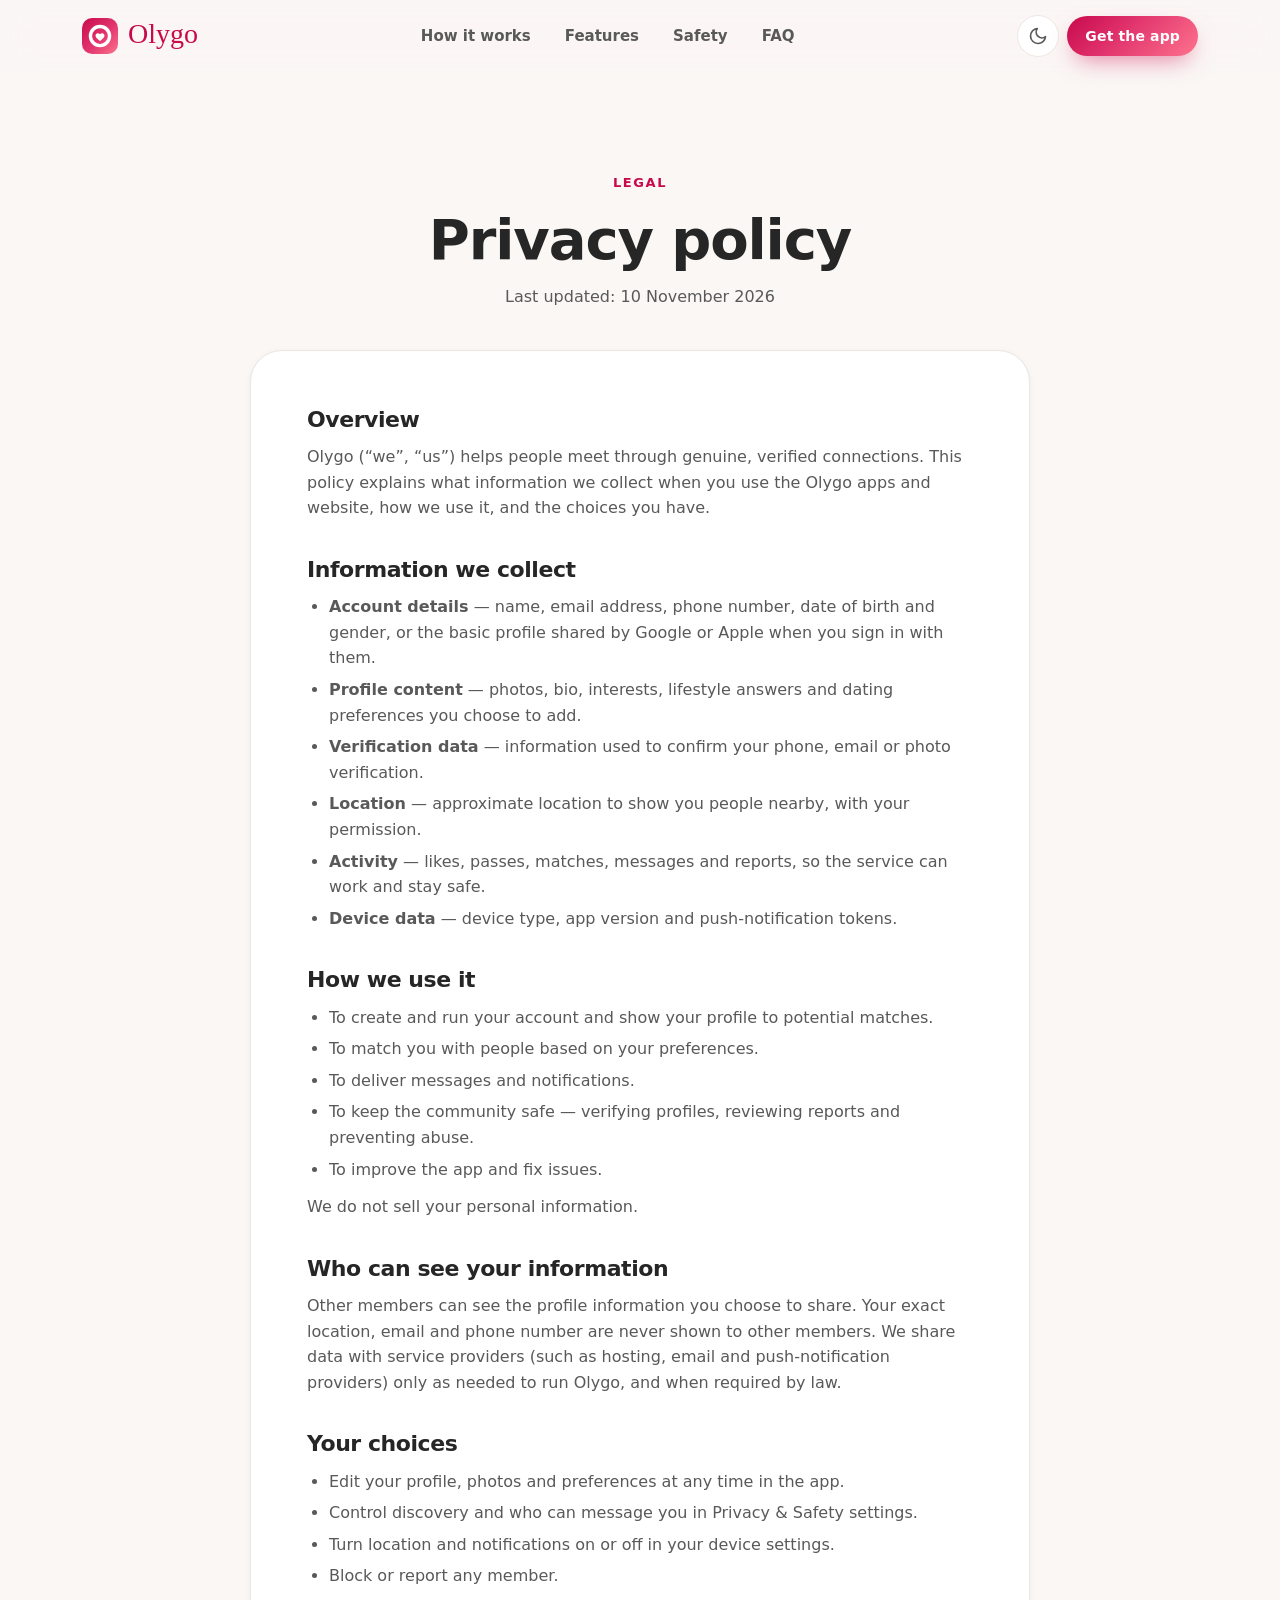
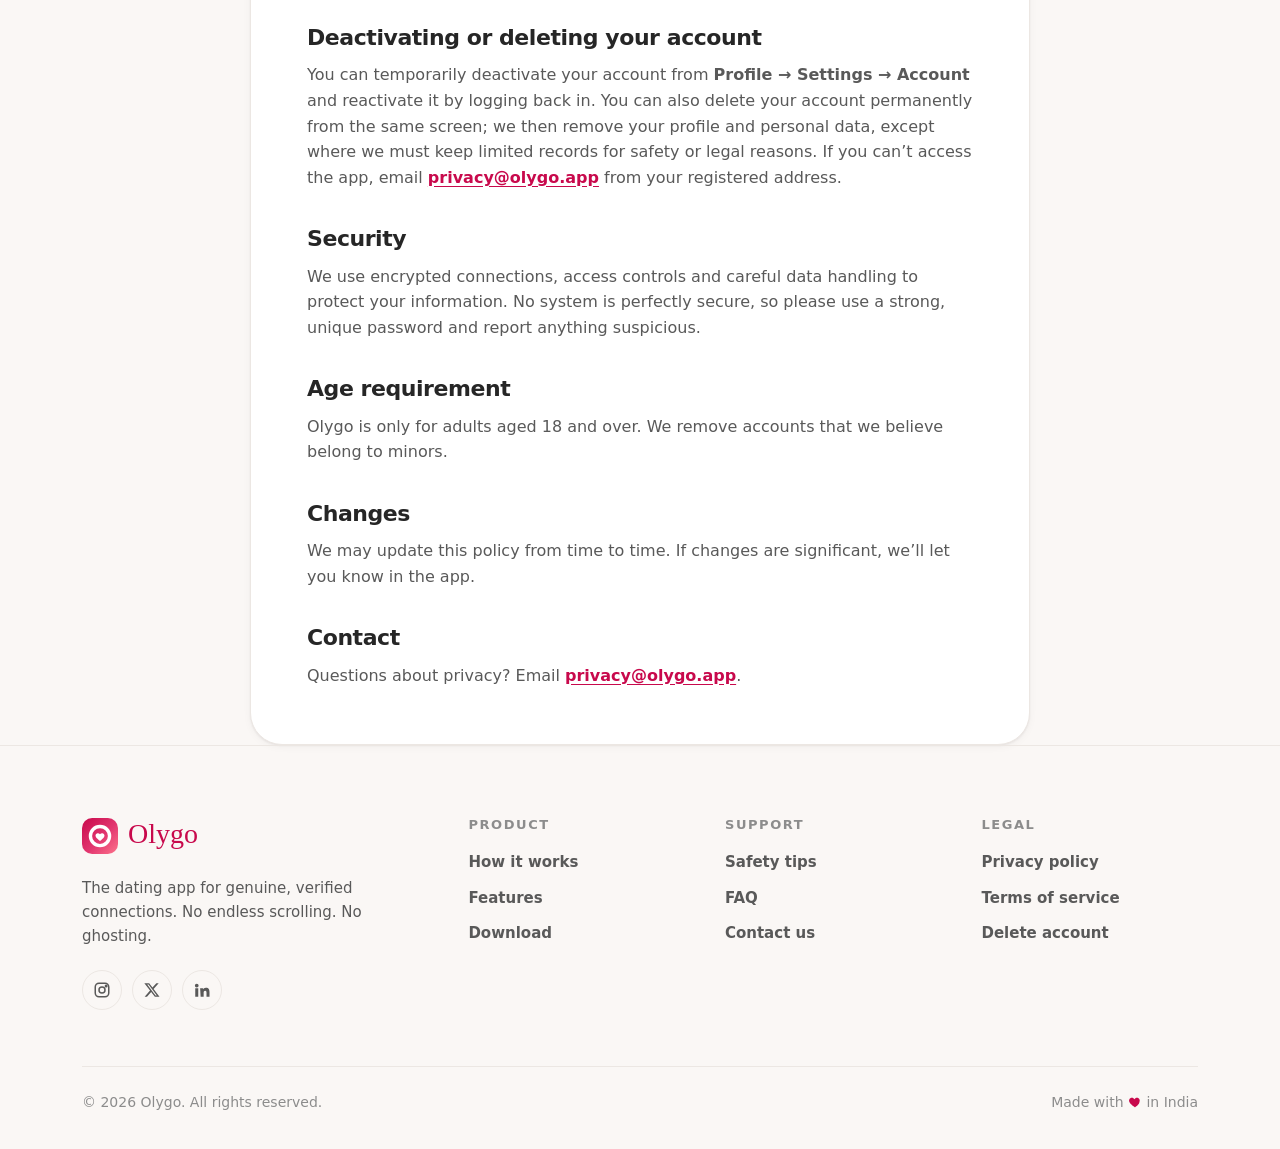
<file: privacy.html>
<!doctype html>
<html lang="en" class="no-js">
<head>
  <meta charset="utf-8">
  <meta name="viewport" content="width=device-width, initial-scale=1, viewport-fit=cover">
  <meta http-equiv="Content-Security-Policy" content="default-src 'self'; script-src 'self'; style-src 'self' https://fonts.googleapis.com; font-src https://fonts.gstatic.com; img-src 'self' data:; connect-src 'self'; manifest-src 'self'; object-src 'none'; base-uri 'self'; form-action 'self'; upgrade-insecure-requests">
  <meta name="referrer" content="strict-origin-when-cross-origin">
  <meta http-equiv="X-Content-Type-Options" content="nosniff">
  <title>Privacy Policy — Olygo</title>
  <meta name="description" content="How Olygo collects, uses and protects your personal information, and the choices you have.">
  <meta name="robots" content="index, follow">
  <meta name="theme-color" content="#c8094c">
  <meta name="color-scheme" content="light dark">
  <link rel="canonical" href="https://olygo.app/privacy.html">
  <meta property="og:type" content="website">
  <meta property="og:site_name" content="Olygo">
  <meta property="og:title" content="Privacy Policy — Olygo">
  <meta property="og:description" content="How Olygo collects, uses and protects your personal information, and the choices you have.">
  <meta property="og:image" content="https://olygo.app/assets/img/og-image.png">
  <meta name="twitter:card" content="summary_large_image">
  <link rel="icon" href="favicon.svg" type="image/svg+xml">
  <link rel="icon" href="assets/img/favicon-32.png" sizes="32x32" type="image/png">
  <link rel="apple-touch-icon" href="assets/img/apple-touch-icon.png">
  <link rel="manifest" href="site.webmanifest">
  <link rel="preconnect" href="https://fonts.googleapis.com">
  <link rel="preconnect" href="https://fonts.gstatic.com" crossorigin>
  <link rel="stylesheet" href="https://fonts.googleapis.com/css2?family=Pacifico&family=Plus+Jakarta+Sans:wght@400;500;600;700;800&display=swap">
  <link rel="stylesheet" href="assets/css/styles.css">
  <script src="assets/js/theme.js"></script>
  <script src="assets/js/main.js" defer></script>
</head>
<body>
  <a class="skip-link" href="#main">Skip to content</a>

  <header class="site-header">
    <nav class="container nav" aria-label="Primary">
      <a class="brand" href="./" aria-label="Olygo home">
        <img class="brand-mark" src="assets/img/logo.svg" alt="" width="36" height="36">
        <span class="brand-word">Olygo</span>
      </a>

      <div class="nav-links" id="nav-links">
        <a href="preview.html#how">How it works</a>
        <a href="preview.html#features">Features</a>
        <a href="preview.html#safety">Safety</a>
        <a href="preview.html#faq">FAQ</a>
        <a class="btn btn-primary mobile-cta" href="./#waitlist">Get the app</a>
      </div>

      <div class="nav-actions">
        <button class="icon-btn theme-toggle" type="button" aria-label="Toggle dark mode">
          <svg class="i-moon" viewBox="0 0 24 24" fill="none" stroke="currentColor" stroke-width="2" stroke-linecap="round" stroke-linejoin="round" aria-hidden="true"><path d="M21 12.8A9 9 0 1 1 11.2 3a7 7 0 0 0 9.8 9.8z"/></svg>
          <svg class="i-sun" viewBox="0 0 24 24" fill="none" stroke="currentColor" stroke-width="2" stroke-linecap="round" aria-hidden="true"><circle cx="12" cy="12" r="4.5"/><path d="M12 2v2M12 20v2M4.9 4.9l1.4 1.4M17.7 17.7l1.4 1.4M2 12h2M20 12h2M4.9 19.1l1.4-1.4M17.7 6.3l1.4-1.4"/></svg>
        </button>
        <a class="btn btn-primary btn-sm" href="./#waitlist">Get the app</a>
        <button class="icon-btn menu-toggle" type="button" aria-expanded="false" aria-controls="nav-links" aria-label="Open menu">
          <span class="bars" aria-hidden="true"><span class="bar"></span><span class="bar"></span><span class="bar"></span></span>
        </button>
      </div>
    </nav>
  </header>

  <main id="main">
    <section class="page-hero">
      <div class="container">
        <span class="kicker">Legal</span>
        <h1>Privacy policy</h1>
        <p>Last updated: 10 November 2026</p>
      </div>
    </section>
    <div class="container">
      <article class="prose">
        <h2>Overview</h2>
        <p>Olygo (“we”, “us”) helps people meet through genuine, verified connections. This policy explains what information we collect when you use the Olygo apps and website, how we use it, and the choices you have.</p>

        <h2>Information we collect</h2>
        <ul>
          <li><strong>Account details</strong> — name, email address, phone number, date of birth and gender, or the basic profile shared by Google or Apple when you sign in with them.</li>
          <li><strong>Profile content</strong> — photos, bio, interests, lifestyle answers and dating preferences you choose to add.</li>
          <li><strong>Verification data</strong> — information used to confirm your phone, email or photo verification.</li>
          <li><strong>Location</strong> — approximate location to show you people nearby, with your permission.</li>
          <li><strong>Activity</strong> — likes, passes, matches, messages and reports, so the service can work and stay safe.</li>
          <li><strong>Device data</strong> — device type, app version and push-notification tokens.</li>
        </ul>

        <h2>How we use it</h2>
        <ul>
          <li>To create and run your account and show your profile to potential matches.</li>
          <li>To match you with people based on your preferences.</li>
          <li>To deliver messages and notifications.</li>
          <li>To keep the community safe — verifying profiles, reviewing reports and preventing abuse.</li>
          <li>To improve the app and fix issues.</li>
        </ul>
        <p>We do not sell your personal information.</p>

        <h2>Who can see your information</h2>
        <p>Other members can see the profile information you choose to share. Your exact location, email and phone number are never shown to other members. We share data with service providers (such as hosting, email and push-notification providers) only as needed to run Olygo, and when required by law.</p>

        <h2>Your choices</h2>
        <ul>
          <li>Edit your profile, photos and preferences at any time in the app.</li>
          <li>Control discovery and who can message you in Privacy &amp; Safety settings.</li>
          <li>Turn location and notifications on or off in your device settings.</li>
          <li>Block or report any member.</li>
        </ul>

        <h2 id="delete">Deactivating or deleting your account</h2>
        <p>You can temporarily deactivate your account from <strong>Profile → Settings → Account</strong> and reactivate it by logging back in. You can also delete your account permanently from the same screen; we then remove your profile and personal data, except where we must keep limited records for safety or legal reasons. If you can’t access the app, email <a href="mailto:privacy@olygo.app">privacy@olygo.app</a> from your registered address.</p>

        <h2>Security</h2>
        <p>We use encrypted connections, access controls and careful data handling to protect your information. No system is perfectly secure, so please use a strong, unique password and report anything suspicious.</p>

        <h2>Age requirement</h2>
        <p>Olygo is only for adults aged 18 and over. We remove accounts that we believe belong to minors.</p>

        <h2>Changes</h2>
        <p>We may update this policy from time to time. If changes are significant, we’ll let you know in the app.</p>

        <h2>Contact</h2>
        <p>Questions about privacy? Email <a href="mailto:privacy@olygo.app">privacy@olygo.app</a>.</p>
      </article>
    </div>
  </main>

  <footer class="site-footer">
    <div class="container">
      <div class="footer-grid">
        <div class="footer-about">
          <a class="brand" href="./" aria-label="Olygo home">
            <img class="brand-mark" src="assets/img/logo.svg" alt="" width="36" height="36">
            <span class="brand-word">Olygo</span>
          </a>
          <p>The dating app for genuine, verified connections. No endless scrolling. No ghosting.</p>
          <div class="socials">
            <!-- TODO: replace with your social profile URLs -->
            <a href="https://www.instagram.com/" target="_blank" rel="noopener noreferrer" aria-label="Olygo on Instagram"><svg viewBox="0 0 24 24" fill="none" stroke="currentColor" stroke-width="2" aria-hidden="true"><rect x="3" y="3" width="18" height="18" rx="5"/><circle cx="12" cy="12" r="4"/><circle cx="17.5" cy="6.5" r="1" fill="currentColor"/></svg></a>
            <a href="https://x.com/" target="_blank" rel="noopener noreferrer" aria-label="Olygo on X"><svg viewBox="0 0 24 24" fill="currentColor" aria-hidden="true"><path d="M17.8 3h3.1l-6.8 7.7L22 21h-6.2l-4.9-6.3L5.3 21H2.2l7.2-8.3L1.8 3h6.4l4.4 5.8zm-1.1 16.2h1.7L7.4 4.7H5.6z"/></svg></a>
            <a href="https://www.linkedin.com/" target="_blank" rel="noopener noreferrer" aria-label="Olygo on LinkedIn"><svg viewBox="0 0 24 24" fill="currentColor" aria-hidden="true"><path d="M4.98 3.5a2.5 2.5 0 1 1 0 5 2.5 2.5 0 0 1 0-5zM3 9.5h4V21H3zM9.5 9.5h3.8v1.6h.1c.5-1 1.8-2 3.8-2 4 0 4.8 2.6 4.8 6V21h-4v-5.2c0-1.3 0-2.9-1.8-2.9s-2 1.4-2 2.8V21h-4z"/></svg></a>
          </div>
        </div>
        <div class="footer-col">
          <h3>Product</h3>
          <ul>
            <li><a href="preview.html#how">How it works</a></li>
            <li><a href="preview.html#features">Features</a></li>
            <li><a href="./#waitlist">Download</a></li>
          </ul>
        </div>
        <div class="footer-col">
          <h3>Support</h3>
          <ul>
            <li><a href="safety.html">Safety tips</a></li>
            <li><a href="preview.html#faq">FAQ</a></li>
            <li><a href="mailto:hello@olygo.app">Contact us</a></li>
          </ul>
        </div>
        <div class="footer-col">
          <h3>Legal</h3>
          <ul>
            <li><a href="privacy.html">Privacy policy</a></li>
            <li><a href="terms.html">Terms of service</a></li>
            <li><a href="privacy.html#delete">Delete account</a></li>
          </ul>
        </div>
      </div>
      <div class="footer-bottom">
        <span>© <span id="year">2026</span> Olygo. All rights reserved.</span>
        <span class="made">Made with <svg viewBox="0 0 24 24" fill="currentColor" aria-label="love"><path d="M12 21s-7.5-4.6-9.6-9.1C.8 8.4 2.9 4.5 6.6 4.5c2.1 0 3.6 1.1 4.4 2.6.8-1.5 2.3-2.6 4.4-2.6 3.7 0 5.8 3.9 4.2 7.4C19.5 16.4 12 21 12 21z"/></svg> in India</span>
      </div>
    </div>
  </footer>
</body>
</html>
</file>
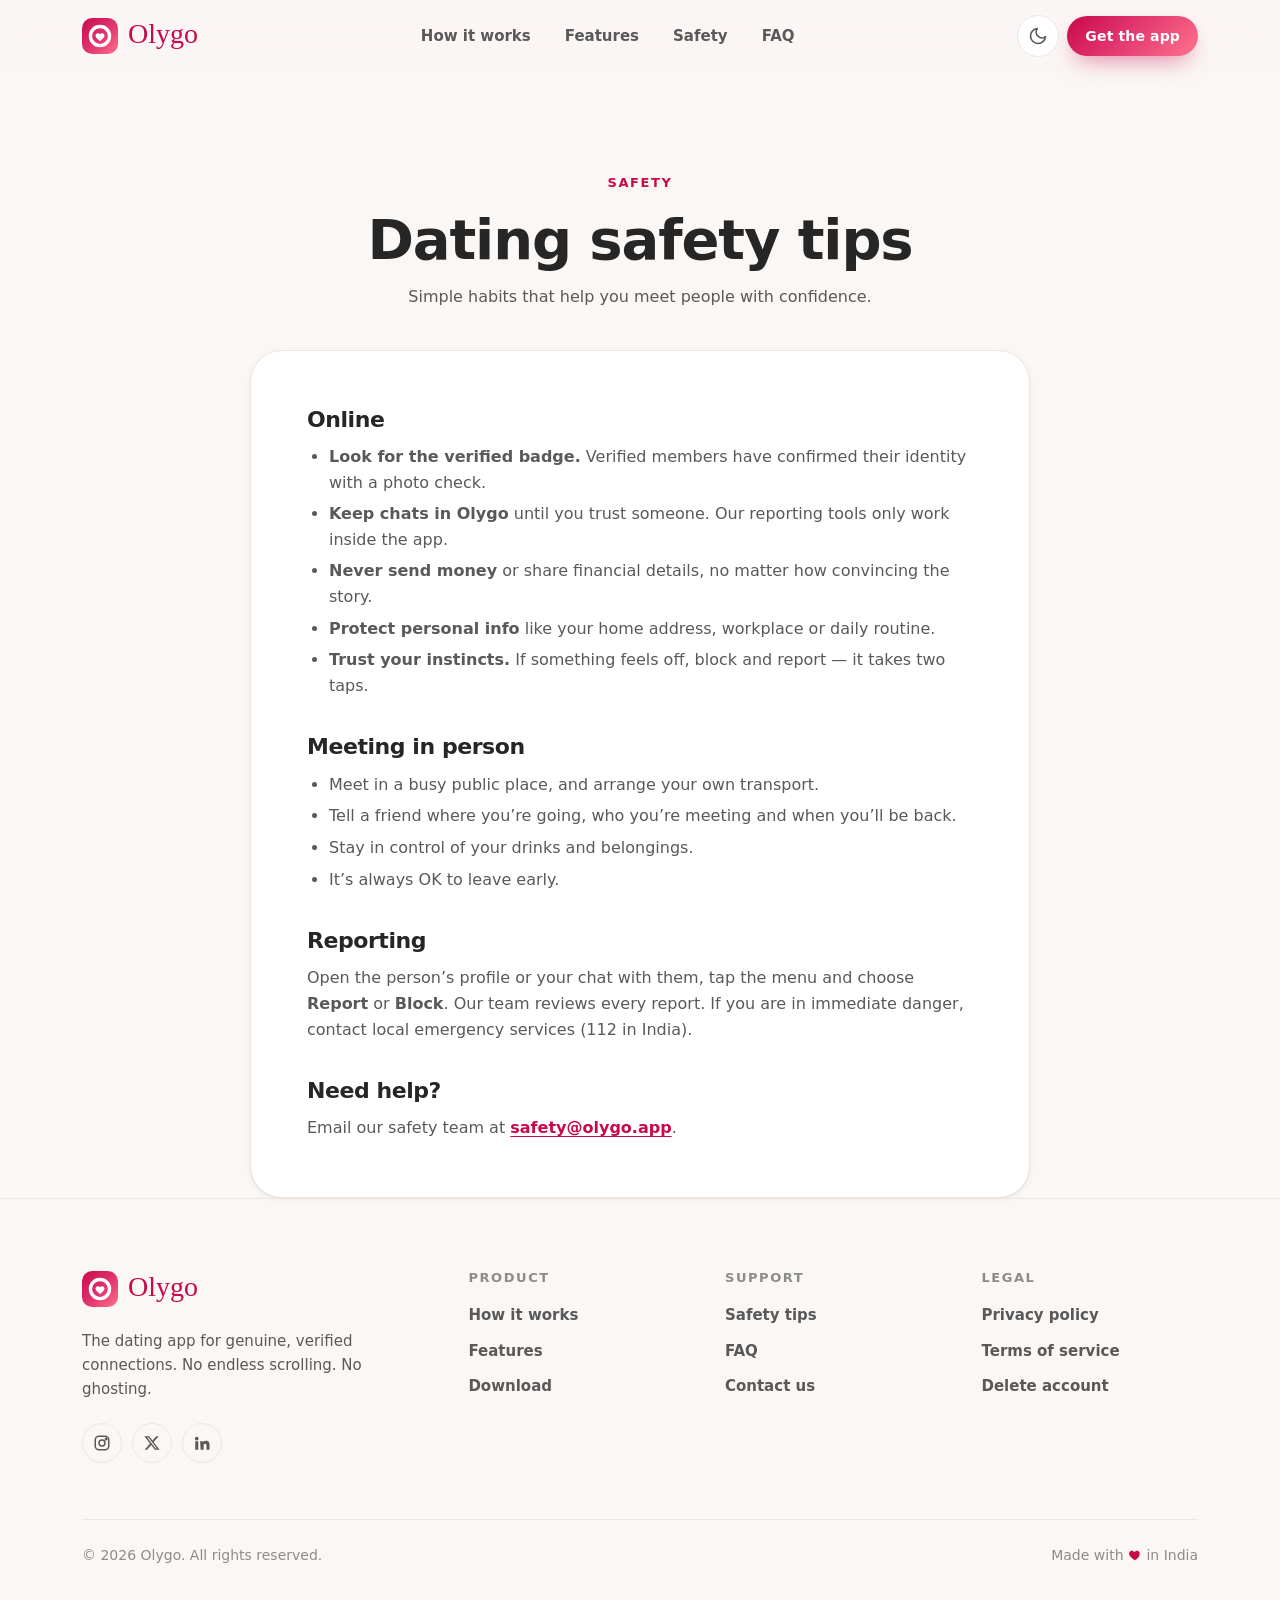
<file: safety.html>
<!doctype html>
<html lang="en" class="no-js">
<head>
  <meta charset="utf-8">
  <meta name="viewport" content="width=device-width, initial-scale=1, viewport-fit=cover">
  <meta http-equiv="Content-Security-Policy" content="default-src 'self'; script-src 'self'; style-src 'self' https://fonts.googleapis.com; font-src https://fonts.gstatic.com; img-src 'self' data:; connect-src 'self'; manifest-src 'self'; object-src 'none'; base-uri 'self'; form-action 'self'; upgrade-insecure-requests">
  <meta name="referrer" content="strict-origin-when-cross-origin">
  <meta http-equiv="X-Content-Type-Options" content="nosniff">
  <title>Dating Safety Tips — Olygo</title>
  <meta name="description" content="Practical tips for staying safe while dating online and meeting in person with Olygo.">
  <meta name="robots" content="index, follow">
  <meta name="theme-color" content="#c8094c">
  <meta name="color-scheme" content="light dark">
  <link rel="canonical" href="https://olygo.app/safety.html">
  <meta property="og:type" content="website">
  <meta property="og:site_name" content="Olygo">
  <meta property="og:title" content="Dating Safety Tips — Olygo">
  <meta property="og:description" content="Practical tips for staying safe while dating online and meeting in person with Olygo.">
  <meta property="og:image" content="https://olygo.app/assets/img/og-image.png">
  <meta name="twitter:card" content="summary_large_image">
  <link rel="icon" href="favicon.svg" type="image/svg+xml">
  <link rel="icon" href="assets/img/favicon-32.png" sizes="32x32" type="image/png">
  <link rel="apple-touch-icon" href="assets/img/apple-touch-icon.png">
  <link rel="manifest" href="site.webmanifest">
  <link rel="preconnect" href="https://fonts.googleapis.com">
  <link rel="preconnect" href="https://fonts.gstatic.com" crossorigin>
  <link rel="stylesheet" href="https://fonts.googleapis.com/css2?family=Pacifico&family=Plus+Jakarta+Sans:wght@400;500;600;700;800&display=swap">
  <link rel="stylesheet" href="assets/css/styles.css">
  <script src="assets/js/theme.js"></script>
  <script src="assets/js/main.js" defer></script>
</head>
<body>
  <a class="skip-link" href="#main">Skip to content</a>

  <header class="site-header">
    <nav class="container nav" aria-label="Primary">
      <a class="brand" href="./" aria-label="Olygo home">
        <img class="brand-mark" src="assets/img/logo.svg" alt="" width="36" height="36">
        <span class="brand-word">Olygo</span>
      </a>

      <div class="nav-links" id="nav-links">
        <a href="preview.html#how">How it works</a>
        <a href="preview.html#features">Features</a>
        <a href="preview.html#safety">Safety</a>
        <a href="preview.html#faq">FAQ</a>
        <a class="btn btn-primary mobile-cta" href="./#waitlist">Get the app</a>
      </div>

      <div class="nav-actions">
        <button class="icon-btn theme-toggle" type="button" aria-label="Toggle dark mode">
          <svg class="i-moon" viewBox="0 0 24 24" fill="none" stroke="currentColor" stroke-width="2" stroke-linecap="round" stroke-linejoin="round" aria-hidden="true"><path d="M21 12.8A9 9 0 1 1 11.2 3a7 7 0 0 0 9.8 9.8z"/></svg>
          <svg class="i-sun" viewBox="0 0 24 24" fill="none" stroke="currentColor" stroke-width="2" stroke-linecap="round" aria-hidden="true"><circle cx="12" cy="12" r="4.5"/><path d="M12 2v2M12 20v2M4.9 4.9l1.4 1.4M17.7 17.7l1.4 1.4M2 12h2M20 12h2M4.9 19.1l1.4-1.4M17.7 6.3l1.4-1.4"/></svg>
        </button>
        <a class="btn btn-primary btn-sm" href="./#waitlist">Get the app</a>
        <button class="icon-btn menu-toggle" type="button" aria-expanded="false" aria-controls="nav-links" aria-label="Open menu">
          <span class="bars" aria-hidden="true"><span class="bar"></span><span class="bar"></span><span class="bar"></span></span>
        </button>
      </div>
    </nav>
  </header>

  <main id="main">
    <section class="page-hero">
      <div class="container">
        <span class="kicker">Safety</span>
        <h1>Dating safety tips</h1>
        <p>Simple habits that help you meet people with confidence.</p>
      </div>
    </section>
    <div class="container">
      <article class="prose">
        <h2>Online</h2>
        <ul>
          <li><strong>Look for the verified badge.</strong> Verified members have confirmed their identity with a photo check.</li>
          <li><strong>Keep chats in Olygo</strong> until you trust someone. Our reporting tools only work inside the app.</li>
          <li><strong>Never send money</strong> or share financial details, no matter how convincing the story.</li>
          <li><strong>Protect personal info</strong> like your home address, workplace or daily routine.</li>
          <li><strong>Trust your instincts.</strong> If something feels off, block and report — it takes two taps.</li>
        </ul>

        <h2>Meeting in person</h2>
        <ul>
          <li>Meet in a busy public place, and arrange your own transport.</li>
          <li>Tell a friend where you’re going, who you’re meeting and when you’ll be back.</li>
          <li>Stay in control of your drinks and belongings.</li>
          <li>It’s always OK to leave early.</li>
        </ul>

        <h2>Reporting</h2>
        <p>Open the person’s profile or your chat with them, tap the menu and choose <strong>Report</strong> or <strong>Block</strong>. Our team reviews every report. If you are in immediate danger, contact local emergency services (112 in India).</p>

        <h2>Need help?</h2>
        <p>Email our safety team at <a href="mailto:safety@olygo.app">safety@olygo.app</a>.</p>
      </article>
    </div>
  </main>

  <footer class="site-footer">
    <div class="container">
      <div class="footer-grid">
        <div class="footer-about">
          <a class="brand" href="./" aria-label="Olygo home">
            <img class="brand-mark" src="assets/img/logo.svg" alt="" width="36" height="36">
            <span class="brand-word">Olygo</span>
          </a>
          <p>The dating app for genuine, verified connections. No endless scrolling. No ghosting.</p>
          <div class="socials">
            <!-- TODO: replace with your social profile URLs -->
            <a href="https://www.instagram.com/" target="_blank" rel="noopener noreferrer" aria-label="Olygo on Instagram"><svg viewBox="0 0 24 24" fill="none" stroke="currentColor" stroke-width="2" aria-hidden="true"><rect x="3" y="3" width="18" height="18" rx="5"/><circle cx="12" cy="12" r="4"/><circle cx="17.5" cy="6.5" r="1" fill="currentColor"/></svg></a>
            <a href="https://x.com/" target="_blank" rel="noopener noreferrer" aria-label="Olygo on X"><svg viewBox="0 0 24 24" fill="currentColor" aria-hidden="true"><path d="M17.8 3h3.1l-6.8 7.7L22 21h-6.2l-4.9-6.3L5.3 21H2.2l7.2-8.3L1.8 3h6.4l4.4 5.8zm-1.1 16.2h1.7L7.4 4.7H5.6z"/></svg></a>
            <a href="https://www.linkedin.com/" target="_blank" rel="noopener noreferrer" aria-label="Olygo on LinkedIn"><svg viewBox="0 0 24 24" fill="currentColor" aria-hidden="true"><path d="M4.98 3.5a2.5 2.5 0 1 1 0 5 2.5 2.5 0 0 1 0-5zM3 9.5h4V21H3zM9.5 9.5h3.8v1.6h.1c.5-1 1.8-2 3.8-2 4 0 4.8 2.6 4.8 6V21h-4v-5.2c0-1.3 0-2.9-1.8-2.9s-2 1.4-2 2.8V21h-4z"/></svg></a>
          </div>
        </div>
        <div class="footer-col">
          <h3>Product</h3>
          <ul>
            <li><a href="preview.html#how">How it works</a></li>
            <li><a href="preview.html#features">Features</a></li>
            <li><a href="./#waitlist">Download</a></li>
          </ul>
        </div>
        <div class="footer-col">
          <h3>Support</h3>
          <ul>
            <li><a href="safety.html">Safety tips</a></li>
            <li><a href="preview.html#faq">FAQ</a></li>
            <li><a href="mailto:hello@olygo.app">Contact us</a></li>
          </ul>
        </div>
        <div class="footer-col">
          <h3>Legal</h3>
          <ul>
            <li><a href="privacy.html">Privacy policy</a></li>
            <li><a href="terms.html">Terms of service</a></li>
            <li><a href="privacy.html#delete">Delete account</a></li>
          </ul>
        </div>
      </div>
      <div class="footer-bottom">
        <span>© <span id="year">2026</span> Olygo. All rights reserved.</span>
        <span class="made">Made with <svg viewBox="0 0 24 24" fill="currentColor" aria-label="love"><path d="M12 21s-7.5-4.6-9.6-9.1C.8 8.4 2.9 4.5 6.6 4.5c2.1 0 3.6 1.1 4.4 2.6.8-1.5 2.3-2.6 4.4-2.6 3.7 0 5.8 3.9 4.2 7.4C19.5 16.4 12 21 12 21z"/></svg> in India</span>
      </div>
    </div>
  </footer>
</body>
</html>
</file>
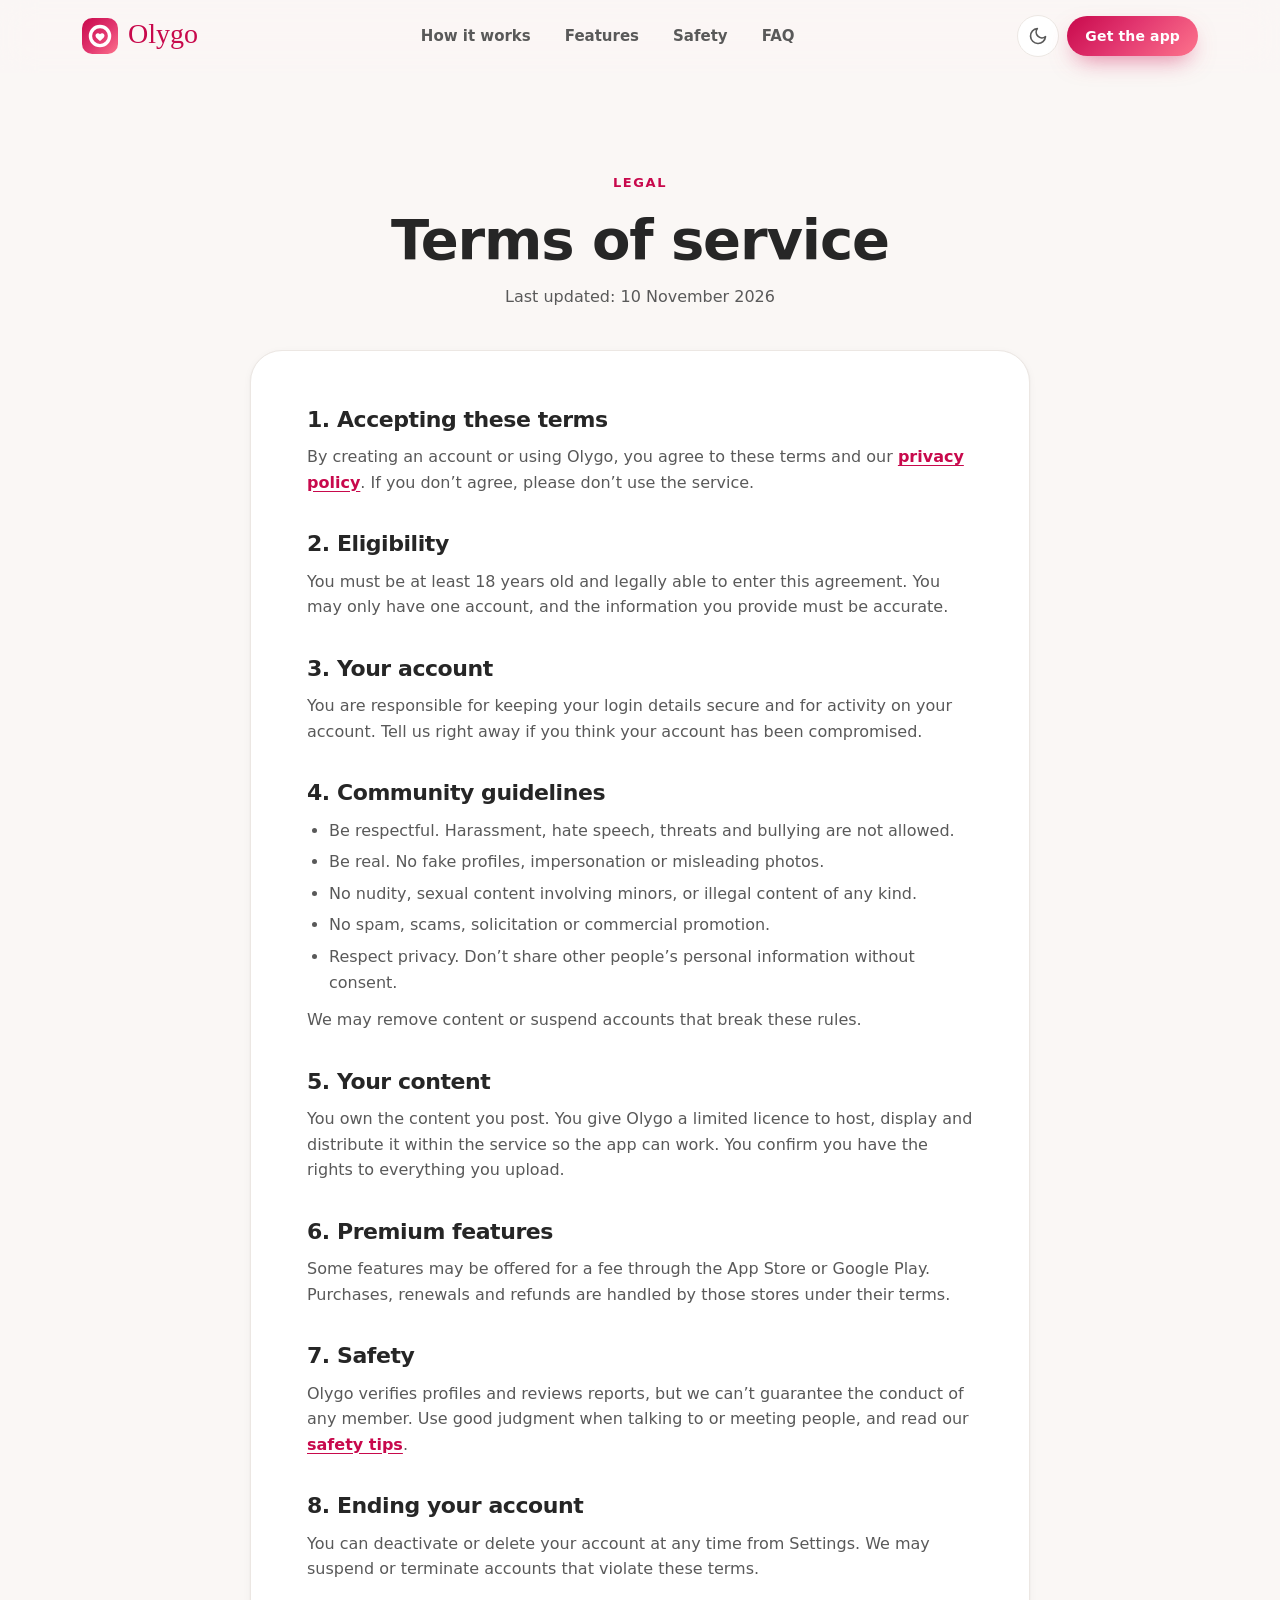
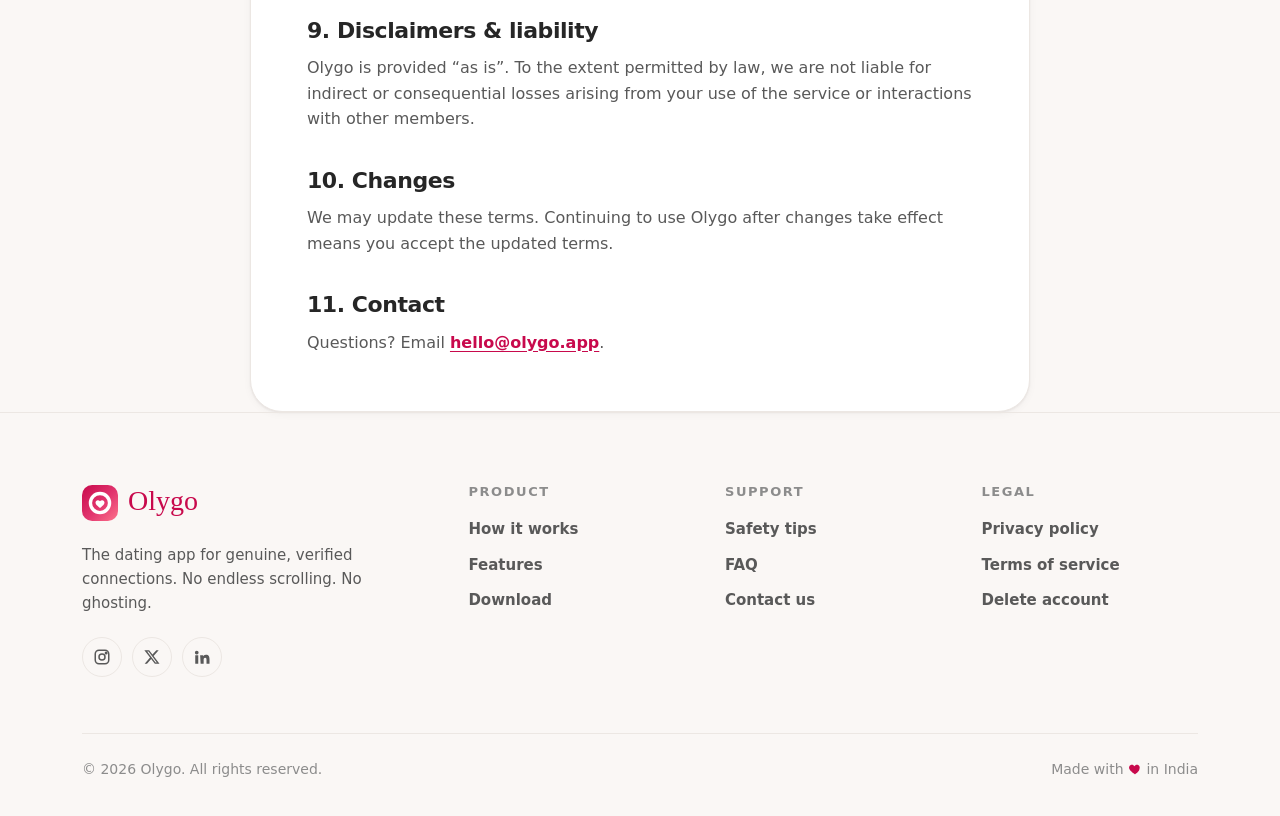
<file: terms.html>
<!doctype html>
<html lang="en" class="no-js">
<head>
  <meta charset="utf-8">
  <meta name="viewport" content="width=device-width, initial-scale=1, viewport-fit=cover">
  <meta http-equiv="Content-Security-Policy" content="default-src 'self'; script-src 'self'; style-src 'self' https://fonts.googleapis.com; font-src https://fonts.gstatic.com; img-src 'self' data:; connect-src 'self'; manifest-src 'self'; object-src 'none'; base-uri 'self'; form-action 'self'; upgrade-insecure-requests">
  <meta name="referrer" content="strict-origin-when-cross-origin">
  <meta http-equiv="X-Content-Type-Options" content="nosniff">
  <title>Terms of Service — Olygo</title>
  <meta name="description" content="The terms that apply when you use the Olygo dating app and website.">
  <meta name="robots" content="index, follow">
  <meta name="theme-color" content="#c8094c">
  <meta name="color-scheme" content="light dark">
  <link rel="canonical" href="https://olygo.app/terms.html">
  <meta property="og:type" content="website">
  <meta property="og:site_name" content="Olygo">
  <meta property="og:title" content="Terms of Service — Olygo">
  <meta property="og:description" content="The terms that apply when you use the Olygo dating app and website.">
  <meta property="og:image" content="https://olygo.app/assets/img/og-image.png">
  <meta name="twitter:card" content="summary_large_image">
  <link rel="icon" href="favicon.svg" type="image/svg+xml">
  <link rel="icon" href="assets/img/favicon-32.png" sizes="32x32" type="image/png">
  <link rel="apple-touch-icon" href="assets/img/apple-touch-icon.png">
  <link rel="manifest" href="site.webmanifest">
  <link rel="preconnect" href="https://fonts.googleapis.com">
  <link rel="preconnect" href="https://fonts.gstatic.com" crossorigin>
  <link rel="stylesheet" href="https://fonts.googleapis.com/css2?family=Pacifico&family=Plus+Jakarta+Sans:wght@400;500;600;700;800&display=swap">
  <link rel="stylesheet" href="assets/css/styles.css">
  <script src="assets/js/theme.js"></script>
  <script src="assets/js/main.js" defer></script>
</head>
<body>
  <a class="skip-link" href="#main">Skip to content</a>

  <header class="site-header">
    <nav class="container nav" aria-label="Primary">
      <a class="brand" href="./" aria-label="Olygo home">
        <img class="brand-mark" src="assets/img/logo.svg" alt="" width="36" height="36">
        <span class="brand-word">Olygo</span>
      </a>

      <div class="nav-links" id="nav-links">
        <a href="preview.html#how">How it works</a>
        <a href="preview.html#features">Features</a>
        <a href="preview.html#safety">Safety</a>
        <a href="preview.html#faq">FAQ</a>
        <a class="btn btn-primary mobile-cta" href="./#waitlist">Get the app</a>
      </div>

      <div class="nav-actions">
        <button class="icon-btn theme-toggle" type="button" aria-label="Toggle dark mode">
          <svg class="i-moon" viewBox="0 0 24 24" fill="none" stroke="currentColor" stroke-width="2" stroke-linecap="round" stroke-linejoin="round" aria-hidden="true"><path d="M21 12.8A9 9 0 1 1 11.2 3a7 7 0 0 0 9.8 9.8z"/></svg>
          <svg class="i-sun" viewBox="0 0 24 24" fill="none" stroke="currentColor" stroke-width="2" stroke-linecap="round" aria-hidden="true"><circle cx="12" cy="12" r="4.5"/><path d="M12 2v2M12 20v2M4.9 4.9l1.4 1.4M17.7 17.7l1.4 1.4M2 12h2M20 12h2M4.9 19.1l1.4-1.4M17.7 6.3l1.4-1.4"/></svg>
        </button>
        <a class="btn btn-primary btn-sm" href="./#waitlist">Get the app</a>
        <button class="icon-btn menu-toggle" type="button" aria-expanded="false" aria-controls="nav-links" aria-label="Open menu">
          <span class="bars" aria-hidden="true"><span class="bar"></span><span class="bar"></span><span class="bar"></span></span>
        </button>
      </div>
    </nav>
  </header>

  <main id="main">
    <section class="page-hero">
      <div class="container">
        <span class="kicker">Legal</span>
        <h1>Terms of service</h1>
        <p>Last updated: 10 November 2026</p>
      </div>
    </section>
    <div class="container">
      <article class="prose">
        <h2>1. Accepting these terms</h2>
        <p>By creating an account or using Olygo, you agree to these terms and our <a href="privacy.html">privacy policy</a>. If you don’t agree, please don’t use the service.</p>

        <h2>2. Eligibility</h2>
        <p>You must be at least 18 years old and legally able to enter this agreement. You may only have one account, and the information you provide must be accurate.</p>

        <h2>3. Your account</h2>
        <p>You are responsible for keeping your login details secure and for activity on your account. Tell us right away if you think your account has been compromised.</p>

        <h2>4. Community guidelines</h2>
        <ul>
          <li>Be respectful. Harassment, hate speech, threats and bullying are not allowed.</li>
          <li>Be real. No fake profiles, impersonation or misleading photos.</li>
          <li>No nudity, sexual content involving minors, or illegal content of any kind.</li>
          <li>No spam, scams, solicitation or commercial promotion.</li>
          <li>Respect privacy. Don’t share other people’s personal information without consent.</li>
        </ul>
        <p>We may remove content or suspend accounts that break these rules.</p>

        <h2>5. Your content</h2>
        <p>You own the content you post. You give Olygo a limited licence to host, display and distribute it within the service so the app can work. You confirm you have the rights to everything you upload.</p>

        <h2>6. Premium features</h2>
        <p>Some features may be offered for a fee through the App Store or Google Play. Purchases, renewals and refunds are handled by those stores under their terms.</p>

        <h2>7. Safety</h2>
        <p>Olygo verifies profiles and reviews reports, but we can’t guarantee the conduct of any member. Use good judgment when talking to or meeting people, and read our <a href="safety.html">safety tips</a>.</p>

        <h2>8. Ending your account</h2>
        <p>You can deactivate or delete your account at any time from Settings. We may suspend or terminate accounts that violate these terms.</p>

        <h2>9. Disclaimers &amp; liability</h2>
        <p>Olygo is provided “as is”. To the extent permitted by law, we are not liable for indirect or consequential losses arising from your use of the service or interactions with other members.</p>

        <h2>10. Changes</h2>
        <p>We may update these terms. Continuing to use Olygo after changes take effect means you accept the updated terms.</p>

        <h2>11. Contact</h2>
        <p>Questions? Email <a href="mailto:hello@olygo.app">hello@olygo.app</a>.</p>
      </article>
    </div>
  </main>

  <footer class="site-footer">
    <div class="container">
      <div class="footer-grid">
        <div class="footer-about">
          <a class="brand" href="./" aria-label="Olygo home">
            <img class="brand-mark" src="assets/img/logo.svg" alt="" width="36" height="36">
            <span class="brand-word">Olygo</span>
          </a>
          <p>The dating app for genuine, verified connections. No endless scrolling. No ghosting.</p>
          <div class="socials">
            <!-- TODO: replace with your social profile URLs -->
            <a href="https://www.instagram.com/" target="_blank" rel="noopener noreferrer" aria-label="Olygo on Instagram"><svg viewBox="0 0 24 24" fill="none" stroke="currentColor" stroke-width="2" aria-hidden="true"><rect x="3" y="3" width="18" height="18" rx="5"/><circle cx="12" cy="12" r="4"/><circle cx="17.5" cy="6.5" r="1" fill="currentColor"/></svg></a>
            <a href="https://x.com/" target="_blank" rel="noopener noreferrer" aria-label="Olygo on X"><svg viewBox="0 0 24 24" fill="currentColor" aria-hidden="true"><path d="M17.8 3h3.1l-6.8 7.7L22 21h-6.2l-4.9-6.3L5.3 21H2.2l7.2-8.3L1.8 3h6.4l4.4 5.8zm-1.1 16.2h1.7L7.4 4.7H5.6z"/></svg></a>
            <a href="https://www.linkedin.com/" target="_blank" rel="noopener noreferrer" aria-label="Olygo on LinkedIn"><svg viewBox="0 0 24 24" fill="currentColor" aria-hidden="true"><path d="M4.98 3.5a2.5 2.5 0 1 1 0 5 2.5 2.5 0 0 1 0-5zM3 9.5h4V21H3zM9.5 9.5h3.8v1.6h.1c.5-1 1.8-2 3.8-2 4 0 4.8 2.6 4.8 6V21h-4v-5.2c0-1.3 0-2.9-1.8-2.9s-2 1.4-2 2.8V21h-4z"/></svg></a>
          </div>
        </div>
        <div class="footer-col">
          <h3>Product</h3>
          <ul>
            <li><a href="preview.html#how">How it works</a></li>
            <li><a href="preview.html#features">Features</a></li>
            <li><a href="./#waitlist">Download</a></li>
          </ul>
        </div>
        <div class="footer-col">
          <h3>Support</h3>
          <ul>
            <li><a href="safety.html">Safety tips</a></li>
            <li><a href="preview.html#faq">FAQ</a></li>
            <li><a href="mailto:hello@olygo.app">Contact us</a></li>
          </ul>
        </div>
        <div class="footer-col">
          <h3>Legal</h3>
          <ul>
            <li><a href="privacy.html">Privacy policy</a></li>
            <li><a href="terms.html">Terms of service</a></li>
            <li><a href="privacy.html#delete">Delete account</a></li>
          </ul>
        </div>
      </div>
      <div class="footer-bottom">
        <span>© <span id="year">2026</span> Olygo. All rights reserved.</span>
        <span class="made">Made with <svg viewBox="0 0 24 24" fill="currentColor" aria-label="love"><path d="M12 21s-7.5-4.6-9.6-9.1C.8 8.4 2.9 4.5 6.6 4.5c2.1 0 3.6 1.1 4.4 2.6.8-1.5 2.3-2.6 4.4-2.6 3.7 0 5.8 3.9 4.2 7.4C19.5 16.4 12 21 12 21z"/></svg> in India</span>
      </div>
    </div>
  </footer>
</body>
</html>
</file>
<file: assets/css/styles.css>
/* ==========================================================================
   Olygo — website styles
   Brand tokens mirror the mobile app (AppColors.swift)
   ========================================================================== */

:root {
  /* Brand */
  --primary: #c8094c;
  --primary-600: #a80740;
  --primary-light: #fd738c;
  --primary-soft: #fbe6ee;
  --gold: #fabf40;
  --purple: #a673f2;
  --blue: #3399f2;
  --green: #40cc73;
  --mint: #3ed8a8;

  /* Surfaces */
  --bg: #faf7f5;
  --bg-alt: #f5f2f0;
  --surface: #ffffff;
  --surface-2: #fdfbfa;
  --border: #ece7e3;

  /* Text */
  --text: #262626;
  --text-2: #595959;
  --text-3: #8c8c8c;
  --on-primary: #ffffff;

  /* Effects */
  --shadow-sm: 0 1px 2px rgba(38, 20, 28, .06), 0 2px 8px rgba(38, 20, 28, .04);
  --shadow-md: 0 10px 30px -10px rgba(120, 10, 50, .18), 0 4px 10px rgba(38, 20, 28, .05);
  --shadow-lg: 0 40px 80px -30px rgba(120, 10, 50, .35), 0 10px 30px rgba(38, 20, 28, .08);
  --grad: linear-gradient(135deg, #c8094c 0%, #e2366f 45%, #fd738c 100%);
  --grad-text: linear-gradient(100deg, #c8094c 10%, #f0457a 55%, #a673f2 100%);

  --radius-sm: 12px;
  --radius: 20px;
  --radius-lg: 32px;
  --container: 1180px;
  --gutter: clamp(16px, 4vw, 32px);

  --font: "Plus Jakarta Sans", ui-sans-serif, system-ui, -apple-system, "Segoe UI", Roboto, "Helvetica Neue", Arial, sans-serif;
  --font-brand: "Pacifico", "Brush Script MT", cursive;

  color-scheme: light;
}

@media (prefers-color-scheme: dark) {
  :root:not([data-theme="light"]) {
    --primary: #f0457a;
    --primary-600: #ff6a95;
    --primary-soft: #3a1626;
    --bg: #121015;
    --bg-alt: #19161c;
    --surface: #1f1b22;
    --surface-2: #241f27;
    --border: #2f2933;
    --text: #f5f2f4;
    --text-2: #c2bac0;
    --text-3: #8f868d;
    --shadow-sm: 0 1px 2px rgba(0, 0, 0, .4);
    --shadow-md: 0 10px 30px -10px rgba(0, 0, 0, .6);
    --shadow-lg: 0 40px 80px -30px rgba(0, 0, 0, .8);
    --grad-text: linear-gradient(100deg, #ff5a8c 10%, #fd738c 50%, #c6a2ff 100%);
    color-scheme: dark;
  }
}

:root[data-theme="dark"] {
  --primary: #f0457a;
  --primary-600: #ff6a95;
  --primary-soft: #3a1626;
  --bg: #121015;
  --bg-alt: #19161c;
  --surface: #1f1b22;
  --surface-2: #241f27;
  --border: #2f2933;
  --text: #f5f2f4;
  --text-2: #c2bac0;
  --text-3: #8f868d;
  --shadow-sm: 0 1px 2px rgba(0, 0, 0, .4);
  --shadow-md: 0 10px 30px -10px rgba(0, 0, 0, .6);
  --shadow-lg: 0 40px 80px -30px rgba(0, 0, 0, .8);
  --grad-text: linear-gradient(100deg, #ff5a8c 10%, #fd738c 50%, #c6a2ff 100%);
  color-scheme: dark;
}

/* ---------- Base ---------- */
*,
*::before,
*::after { box-sizing: border-box; }

html { -webkit-text-size-adjust: 100%; scroll-behavior: smooth; scroll-padding-top: 88px; }

body {
  margin: 0;
  font-family: var(--font);
  font-size: 16px;
  line-height: 1.6;
  color: var(--text);
  background: var(--bg);
  -webkit-font-smoothing: antialiased;
  -moz-osx-font-smoothing: grayscale;
  overflow-x: hidden;
}

img, svg { display: block; max-width: 100%; }
a { color: inherit; text-decoration: none; }
button { font: inherit; color: inherit; cursor: pointer; border: 0; background: none; }
h1, h2, h3, h4 { margin: 0; line-height: 1.15; letter-spacing: -.02em; font-weight: 800; }
p { margin: 0; }
ul { margin: 0; padding: 0; list-style: none; }

:focus-visible { outline: 3px solid var(--primary-light); outline-offset: 3px; border-radius: 8px; }

.container { width: 100%; max-width: var(--container); margin-inline: auto; padding-inline: var(--gutter); }

.skip-link {
  position: absolute; left: 12px; top: -60px; z-index: 100;
  background: var(--primary); color: var(--on-primary);
  padding: 10px 16px; border-radius: 10px; font-weight: 700;
  transition: top .2s;
}
.skip-link:focus { top: 12px; }

.sr-only {
  position: absolute; width: 1px; height: 1px; padding: 0; margin: -1px;
  overflow: hidden; clip: rect(0, 0, 0, 0); white-space: nowrap; border: 0;
}

/* ---------- Buttons ---------- */
.btn {
  display: inline-flex; align-items: center; justify-content: center; gap: 10px;
  min-height: 48px; padding: 0 24px; border-radius: 999px;
  font-weight: 700; font-size: 15px; letter-spacing: .01em;
  transition: transform .2s ease, box-shadow .2s ease, background-color .2s ease;
  white-space: nowrap;
}
.btn:hover { transform: translateY(-2px); }
.btn:active { transform: translateY(0); }
.btn-primary { background: var(--grad); color: #fff; box-shadow: 0 10px 24px -8px rgba(200, 9, 76, .55); }
.btn-primary:hover { box-shadow: 0 16px 30px -10px rgba(200, 9, 76, .6); }
.btn-ghost { background: var(--surface); color: var(--text); border: 1px solid var(--border); box-shadow: var(--shadow-sm); }
.btn-sm { min-height: 40px; padding: 0 18px; font-size: 14px; }

.store-btn {
  display: inline-flex; align-items: center; gap: 12px;
  min-height: 56px; padding: 8px 22px 8px 18px; border-radius: 16px;
  background: #111; color: #fff;
  transition: transform .2s ease, box-shadow .2s ease;
  box-shadow: 0 10px 24px -12px rgba(0, 0, 0, .5);
}
.store-btn:hover { transform: translateY(-2px); box-shadow: 0 16px 30px -12px rgba(0, 0, 0, .55); }
.store-btn svg { width: 26px; height: 26px; flex: none; }
.store-btn span { display: flex; flex-direction: column; line-height: 1.15; }
.store-btn small { font-size: 11px; opacity: .75; font-weight: 500; }
.store-btn strong { font-size: 17px; font-weight: 700; letter-spacing: -.01em; }
:root[data-theme="dark"] .store-btn { background: #fff; color: #111; }
@media (prefers-color-scheme: dark) { :root:not([data-theme="light"]) .store-btn { background: #fff; color: #111; } }

/* ---------- Header ---------- */
.site-header {
  position: sticky; top: 0; z-index: 50;
  background: color-mix(in srgb, var(--bg) 78%, transparent);
  backdrop-filter: saturate(180%) blur(16px);
  -webkit-backdrop-filter: saturate(180%) blur(16px);
  border-bottom: 1px solid transparent;
  transition: border-color .25s, box-shadow .25s;
}
.site-header.is-scrolled { border-bottom-color: var(--border); box-shadow: 0 6px 24px -18px rgba(0, 0, 0, .25); }
.nav { display: flex; align-items: center; justify-content: space-between; height: 72px; gap: 16px; }

.brand { display: inline-flex; align-items: center; gap: 10px; }
.brand-mark { width: 36px; height: 36px; }
.brand-word { font-family: var(--font-brand); font-size: 28px; line-height: 1; color: var(--primary); font-weight: 400; letter-spacing: 0; padding-bottom: 4px; }

.nav-links { display: flex; align-items: center; gap: 6px; }
.nav-links a { padding: 8px 14px; border-radius: 999px; font-weight: 600; font-size: 15px; color: var(--text-2); transition: color .2s, background-color .2s; }
.nav-links a:hover { color: var(--primary); background: var(--primary-soft); }
.nav-actions { display: flex; align-items: center; gap: 8px; }

.icon-btn {
  width: 42px; height: 42px; border-radius: 50%; display: inline-grid; place-items: center;
  border: 1px solid var(--border); background: var(--surface); color: var(--text-2);
  transition: color .2s, transform .2s;
}
.icon-btn:hover { color: var(--primary); transform: rotate(-12deg); }
.icon-btn svg { width: 20px; height: 20px; }
.theme-toggle .i-sun { display: none; }
:root[data-theme="dark"] .theme-toggle .i-sun { display: block; }
:root[data-theme="dark"] .theme-toggle .i-moon { display: none; }
@media (prefers-color-scheme: dark) {
  :root:not([data-theme="light"]) .theme-toggle .i-sun { display: block; }
  :root:not([data-theme="light"]) .theme-toggle .i-moon { display: none; }
}

.menu-toggle { display: none; }
.menu-toggle .bar { display: block; width: 18px; height: 2px; background: currentColor; border-radius: 2px; transition: transform .25s, opacity .25s; }
.menu-toggle .bar + .bar { margin-top: 4px; }
.menu-toggle[aria-expanded="true"] .bar:nth-child(1) { transform: translateY(6px) rotate(45deg); }
.menu-toggle[aria-expanded="true"] .bar:nth-child(2) { opacity: 0; }
.menu-toggle[aria-expanded="true"] .bar:nth-child(3) { transform: translateY(-6px) rotate(-45deg); }
.menu-toggle span.bars { display: block; }

/* ---------- Hero ---------- */
.hero { position: relative; padding: clamp(40px, 7vw, 96px) 0 clamp(64px, 8vw, 120px); overflow: hidden; }
.hero::before, .hero::after {
  content: ""; position: absolute; border-radius: 50%; filter: blur(80px); z-index: -1; pointer-events: none;
}
.hero::before { width: 520px; height: 520px; right: -120px; top: -140px; background: rgba(253, 115, 140, .35); }
.hero::after { width: 380px; height: 380px; left: -180px; top: 30%; background: rgba(166, 115, 242, .22); }

.hero-grid { display: grid; grid-template-columns: 1.1fr .9fr; gap: clamp(32px, 5vw, 72px); align-items: center; }

.eyebrow {
  display: inline-flex; align-items: center; gap: 8px;
  padding: 6px 14px 6px 8px; border-radius: 999px;
  background: var(--surface); border: 1px solid var(--border);
  font-size: 13px; font-weight: 700; color: var(--text-2); box-shadow: var(--shadow-sm);
}
.eyebrow .dot { width: 22px; height: 22px; border-radius: 50%; display: grid; place-items: center; background: var(--primary-soft); color: var(--primary); }
.eyebrow .dot svg { width: 13px; height: 13px; }

.hero h1 { font-size: clamp(40px, 6.4vw, 76px); margin: 22px 0 20px; letter-spacing: -.035em; line-height: 1.04; }
.grad-text { background: var(--grad-text); -webkit-background-clip: text; background-clip: text; color: transparent; }
.hero .lead { font-size: clamp(17px, 1.6vw, 20px); color: var(--text-2); max-width: 540px; }
.hero-cta { display: flex; flex-wrap: wrap; gap: 12px; margin-top: 32px; }

.hero-trust { display: flex; flex-wrap: wrap; gap: 10px 22px; margin-top: 32px; color: var(--text-2); font-size: 14px; font-weight: 600; }
.hero-trust li { display: inline-flex; align-items: center; gap: 8px; }
.hero-trust svg { width: 18px; height: 18px; color: var(--green); flex: none; }

/* ---------- Phone mockup ---------- */
.hero-visual { position: relative; display: grid; place-items: center; min-height: 600px; }
.phone {
  position: relative; width: min(320px, 78vw); aspect-ratio: 9 / 19.2;
  border-radius: 48px; padding: 10px;
  background: linear-gradient(160deg, #2a2a2e, #0d0d10);
  box-shadow: var(--shadow-lg), inset 0 0 0 2px rgba(255, 255, 255, .06);
  transform: rotate(-3deg);
  animation: float 7s ease-in-out infinite;
}
.phone-screen { position: relative; height: 100%; border-radius: 40px; overflow: hidden; background: #faf7f5; display: flex; flex-direction: column; }
.phone-notch { position: absolute; top: 10px; left: 50%; width: 92px; height: 26px; transform: translateX(-50%); background: #0d0d10; border-radius: 20px; z-index: 3; }
.app-top { display: flex; align-items: flex-end; justify-content: space-between; padding: 44px 18px 8px; }
.app-top .brand-word { font-size: 22px; color: #c8094c; }
.app-top small { display: block; font-size: 9px; color: #595959; font-weight: 600; margin-top: 4px; }
.app-top .filter { width: 22px; height: 22px; color: #c8094c; }

.swipe-card {
  position: relative; flex: 1; margin: 6px 10px 0; border-radius: 22px; overflow: hidden;
  background:
    radial-gradient(120% 70% at 20% 10%, #ffd3a5 0%, transparent 60%),
    radial-gradient(90% 60% at 90% 30%, #fd738c 0%, transparent 65%),
    radial-gradient(100% 70% at 30% 90%, #a673f2 0%, transparent 70%),
    linear-gradient(160deg, #f6a785, #c8094c);
}
.swipe-card .portrait { position: absolute; inset: 0; display: grid; place-items: end center; }
.swipe-card .portrait svg { width: 88%; height: auto; opacity: .9; }
.swipe-card::after { content: ""; position: absolute; inset: 0; background: linear-gradient(to top, rgba(0, 0, 0, .72) 0%, rgba(0, 0, 0, .1) 45%, transparent 70%); }
.progress { position: absolute; top: 10px; left: 12px; right: 12px; display: flex; gap: 6px; z-index: 2; }
.progress span { height: 3px; flex: 1; border-radius: 3px; background: rgba(255, 255, 255, .45); }
.progress span:first-child { background: #fff; }
.card-info { position: absolute; left: 14px; right: 14px; bottom: 74px; color: #fff; z-index: 2; }
.card-info h3 { font-size: 24px; font-weight: 800; letter-spacing: -.02em; }
.card-info h3 small { font-weight: 500; font-size: 18px; opacity: .9; margin-left: 4px; }
.card-info p { font-size: 12px; display: flex; align-items: center; gap: 5px; opacity: .92; margin-top: 2px; }
.card-info p svg { width: 12px; height: 12px; }
.match-pill { display: inline-flex; align-items: center; gap: 6px; margin-top: 8px; padding: 4px 10px; border-radius: 999px; background: rgba(0, 0, 0, .55); font-size: 10px; font-weight: 700; }
.match-pill svg { width: 11px; height: 11px; color: #3ed8a8; }

.card-actions { position: absolute; left: 0; right: 0; bottom: 14px; display: flex; justify-content: space-evenly; align-items: center; z-index: 2; }
.act { width: 44px; height: 44px; border-radius: 50%; display: grid; place-items: center; background: rgba(15, 15, 18, .82); box-shadow: 0 6px 16px rgba(0, 0, 0, .3); }
.act svg { width: 20px; height: 20px; }
.act.lg { width: 52px; height: 52px; }
.act.lg svg { width: 26px; height: 26px; }
.act.rewind { color: var(--gold); }
.act.pass { color: #ff4f6d; }
.act.star { color: var(--blue); }
.act.like { color: var(--mint); }

.app-tabbar { display: flex; justify-content: space-around; align-items: center; margin: 10px 12px 12px; padding: 8px 6px; background: #fff; border-radius: 999px; box-shadow: 0 4px 14px rgba(0, 0, 0, .08); }
.app-tabbar span { width: 30px; height: 30px; display: grid; place-items: center; color: #595959; border-radius: 50%; position: relative; }
.app-tabbar span svg { width: 17px; height: 17px; }
.app-tabbar span.active { background: #c8094c; color: #fff; }
.app-tabbar i { position: absolute; top: -1px; right: -1px; width: 12px; height: 12px; border-radius: 50%; background: #c8094c; color: #fff; font-size: 8px; font-style: normal; font-weight: 800; display: grid; place-items: center; }

.float-card {
  position: absolute; display: flex; align-items: center; gap: 12px;
  padding: 12px 16px 12px 12px; border-radius: 18px;
  background: var(--surface); border: 1px solid var(--border);
  box-shadow: var(--shadow-md); font-size: 13px; z-index: 2;
}
.float-card strong { display: block; font-size: 14px; }
.float-card small { color: var(--text-3); font-weight: 600; }
.float-card .ic { width: 38px; height: 38px; border-radius: 12px; display: grid; place-items: center; flex: none; }
.float-card .ic svg { width: 20px; height: 20px; }
.float-a { top: 24%; left: -4%; animation: float 6s ease-in-out infinite .6s; }
.float-a .ic { background: rgba(51, 153, 242, .14); color: var(--blue); }
.float-b { bottom: 14%; right: -4%; animation: float 6.5s ease-in-out infinite 1.2s; }
.float-b .ic { background: var(--grad); color: #fff; }
.float-c { top: 46%; right: -8%; padding: 10px 14px; animation: float 7s ease-in-out infinite .2s; }
.float-c .ic { width: 30px; height: 30px; border-radius: 10px; background: rgba(250, 191, 64, .18); color: #d99a10; }

@keyframes float {
  0%, 100% { translate: 0 0; }
  50% { translate: 0 -12px; }
}

/* ---------- Sections ---------- */
.section { padding: clamp(72px, 10vw, 128px) 0; }
.section-alt { background: var(--bg-alt); }
.section-head { max-width: 720px; margin: 0 auto clamp(40px, 6vw, 64px); text-align: center; }
.kicker { display: inline-block; font-size: 13px; font-weight: 800; letter-spacing: .12em; text-transform: uppercase; color: var(--primary); margin-bottom: 14px; }
.section-head h2 { font-size: clamp(32px, 4.4vw, 52px); }
.section-head p { margin-top: 16px; font-size: 18px; color: var(--text-2); }

/* Principles strip */
.principles { margin-top: -48px; position: relative; z-index: 2; }
.principles-grid {
  display: grid; grid-template-columns: repeat(4, 1fr); gap: 0;
  background: var(--surface); border: 1px solid var(--border); border-radius: var(--radius-lg);
  box-shadow: var(--shadow-md); overflow: hidden;
}
.principle { padding: 28px 26px; display: flex; gap: 14px; align-items: flex-start; }
.principle + .principle { border-left: 1px solid var(--border); }
.principle .ic { width: 44px; height: 44px; flex: none; border-radius: 14px; display: grid; place-items: center; background: var(--primary-soft); color: var(--primary); }
.principle .ic svg { width: 22px; height: 22px; }
.principle h3 { font-size: 16px; letter-spacing: -.01em; }
.principle p { font-size: 14px; color: var(--text-2); margin-top: 4px; line-height: 1.5; }

/* Steps */
.steps { list-style: none; padding: 0; margin: 0; display: grid; grid-template-columns: repeat(4, 1fr); gap: 20px; counter-reset: step; }
.step {
  position: relative; padding: 32px 26px 28px; border-radius: var(--radius);
  background: var(--surface); border: 1px solid var(--border); box-shadow: var(--shadow-sm);
  transition: transform .3s ease, box-shadow .3s ease;
}
.step:hover { transform: translateY(-6px); box-shadow: var(--shadow-md); }
.step::before {
  counter-increment: step; content: "0" counter(step);
  position: absolute; top: 20px; right: 22px; font-size: 44px; font-weight: 800; letter-spacing: -.04em;
  color: transparent; -webkit-text-stroke: 1.5px var(--border);
}
.step .ic { width: 52px; height: 52px; border-radius: 16px; display: grid; place-items: center; background: var(--grad); color: #fff; box-shadow: 0 10px 20px -8px rgba(200, 9, 76, .5); margin-bottom: 22px; }
.step .ic svg { width: 24px; height: 24px; }
.step h3 { font-size: 20px; margin-bottom: 8px; }
.step p { color: var(--text-2); font-size: 15px; }

/* Features bento */
.bento { display: grid; grid-template-columns: repeat(6, 1fr); gap: 20px; }
.feature {
  position: relative; overflow: hidden; padding: 32px; border-radius: var(--radius-lg);
  background: var(--surface); border: 1px solid var(--border); box-shadow: var(--shadow-sm);
  display: flex; flex-direction: column; gap: 12px;
  transition: transform .3s ease, box-shadow .3s ease;
}
.feature:hover { transform: translateY(-4px); box-shadow: var(--shadow-md); }
.feature h3 { font-size: 22px; }
.feature p { color: var(--text-2); font-size: 15px; max-width: 46ch; }
.feature .ic { width: 48px; height: 48px; border-radius: 14px; display: grid; place-items: center; margin-bottom: 6px; }
.feature .ic svg { width: 24px; height: 24px; }
.f-span-4 { grid-column: span 4; }
.f-span-3 { grid-column: span 3; }
.f-span-2 { grid-column: span 2; }
.ic-pink { background: var(--primary-soft); color: var(--primary); }
.ic-blue { background: rgba(51, 153, 242, .13); color: var(--blue); }
.ic-gold { background: rgba(250, 191, 64, .18); color: #d99a10; }
.ic-purple { background: rgba(166, 115, 242, .15); color: var(--purple); }
.ic-green { background: rgba(64, 204, 115, .15); color: #23a957; }

.feature-hero { background: var(--grad); color: #fff; border: 0; min-height: 320px; }
.feature-hero p { color: rgba(255, 255, 255, .88); }
.feature-hero .ic { background: rgba(255, 255, 255, .18); color: #fff; }
.feature-hero::after {
  content: ""; position: absolute; width: 380px; height: 380px; right: -110px; bottom: -160px;
  border-radius: 50%; background: rgba(255, 255, 255, .12);
}
.chips { display: flex; flex-wrap: wrap; gap: 8px; margin-top: auto; padding-top: 16px; position: relative; z-index: 1; }
.chip { display: inline-flex; align-items: center; gap: 6px; padding: 7px 14px; border-radius: 999px; font-size: 13px; font-weight: 700; background: rgba(255, 255, 255, .18); border: 1px solid rgba(255, 255, 255, .25); }
.chip svg { width: 14px; height: 14px; }

.meter { margin-top: auto; padding-top: 12px; }
.meter-bar { height: 10px; border-radius: 10px; background: var(--bg-alt); overflow: hidden; }
.meter-bar span { display: block; height: 100%; width: 65%; border-radius: inherit; background: linear-gradient(90deg, var(--gold), #f59f2b); }
.meter-label { display: flex; justify-content: space-between; font-size: 13px; font-weight: 700; color: var(--text-3); margin-top: 8px; }

.chat-preview { margin-top: auto; display: flex; flex-direction: column; gap: 8px; padding-top: 12px; }
.bubble { max-width: 80%; padding: 10px 14px; border-radius: 18px; font-size: 14px; line-height: 1.4; }
.bubble.in { background: var(--bg-alt); border-bottom-left-radius: 6px; align-self: flex-start; }
.bubble.out { background: var(--primary); color: #fff; border-bottom-right-radius: 6px; align-self: flex-end; }
.bubble-meta { align-self: flex-end; font-size: 11px; color: var(--text-3); font-weight: 600; display: inline-flex; gap: 4px; align-items: center; }
.bubble-meta svg { width: 14px; height: 14px; color: var(--blue); }

.avatars { display: flex; margin-top: auto; padding-top: 12px; }
.avatars span { width: 44px; height: 44px; border-radius: 50%; border: 3px solid var(--surface); margin-left: -10px; }
.avatars span:first-child { margin-left: 0; }
.av1 { background: linear-gradient(135deg, #ffb199, #ff0844); }
.av2 { background: linear-gradient(135deg, #a18cd1, #fbc2eb); }
.av3 { background: linear-gradient(135deg, #fad0c4, #f68084); }
.av4 { background: linear-gradient(135deg, #84fab0, #8fd3f4); }
.avatars .more { display: grid; place-items: center; background: var(--primary-soft); color: var(--primary); font-size: 13px; font-weight: 800; }

/* Safety */
.safety-panel {
  position: relative; overflow: hidden; border-radius: clamp(24px, 4vw, 44px);
  padding: clamp(36px, 6vw, 80px);
  background: radial-gradient(120% 120% at 100% 0%, #3d0b22 0%, #1a0c14 55%, #120a0f 100%);
  color: #fff;
  display: grid; grid-template-columns: .9fr 1.1fr; gap: clamp(32px, 5vw, 64px); align-items: center;
}
.safety-panel::before {
  content: ""; position: absolute; width: 520px; height: 520px; left: -200px; top: -240px; border-radius: 50%;
  background: radial-gradient(circle, rgba(240, 69, 122, .45), transparent 70%);
}
.safety-panel > * { position: relative; }
.safety-panel .kicker { color: var(--primary-light); }
.safety-panel h2 { font-size: clamp(32px, 4.2vw, 50px); }
.safety-panel .lead { color: rgba(255, 255, 255, .78); font-size: 17px; margin-top: 16px; }
.safety-panel .btn { margin-top: 28px; }
.shield {
  width: 120px; height: 120px; border-radius: 34px; display: grid; place-items: center; margin-bottom: 28px;
  background: linear-gradient(145deg, rgba(255, 255, 255, .16), rgba(255, 255, 255, .04));
  border: 1px solid rgba(255, 255, 255, .14); backdrop-filter: blur(8px);
}
.shield svg { width: 60px; height: 60px; color: var(--primary-light); }
.safety-list { display: grid; grid-template-columns: 1fr 1fr; gap: 16px; }
.safety-item { padding: 22px; border-radius: var(--radius); background: rgba(255, 255, 255, .06); border: 1px solid rgba(255, 255, 255, .1); transition: background-color .25s; }
.safety-item:hover { background: rgba(255, 255, 255, .1); }
.safety-item svg { width: 26px; height: 26px; color: var(--primary-light); margin-bottom: 12px; }
.safety-item h3 { font-size: 17px; margin-bottom: 6px; }
.safety-item p { font-size: 14px; color: rgba(255, 255, 255, .72); line-height: 1.55; }

/* FAQ */
.faq { max-width: 820px; margin: 0 auto; display: grid; gap: 12px; }
.faq details {
  background: var(--surface); border: 1px solid var(--border); border-radius: var(--radius);
  box-shadow: var(--shadow-sm); transition: box-shadow .25s, border-color .25s;
}
.faq details[open] { box-shadow: var(--shadow-md); border-color: color-mix(in srgb, var(--primary) 30%, var(--border)); }
.faq summary {
  list-style: none; cursor: pointer; padding: 22px 64px 22px 26px; position: relative;
  font-weight: 700; font-size: 17px;
}
.faq summary::-webkit-details-marker { display: none; }
.faq summary::after {
  content: ""; position: absolute; right: 24px; top: 50%; width: 28px; height: 28px; margin-top: -14px; border-radius: 50%;
  background: var(--primary-soft) url("data:image/svg+xml,%3Csvg xmlns='http://www.w3.org/2000/svg' viewBox='0 0 24 24' fill='none' stroke='%23c8094c' stroke-width='2.5' stroke-linecap='round'%3E%3Cpath d='M12 5v14M5 12h14'/%3E%3C/svg%3E") center / 14px no-repeat;
  transition: transform .3s ease;
}
.faq details[open] summary::after { transform: rotate(45deg); }
.faq details p { padding: 0 26px 24px; color: var(--text-2); }

/* CTA */
.cta {
  position: relative; overflow: hidden; text-align: center;
  border-radius: clamp(24px, 4vw, 44px); padding: clamp(48px, 8vw, 96px) var(--gutter);
  background: var(--grad); color: #fff;
}
.cta::before, .cta::after { content: ""; position: absolute; border-radius: 50%; background: rgba(255, 255, 255, .12); }
.cta::before { width: 340px; height: 340px; left: -100px; bottom: -180px; }
.cta::after { width: 240px; height: 240px; right: -60px; top: -100px; }
.cta > * { position: relative; z-index: 1; }
.cta h2 { font-size: clamp(32px, 5vw, 58px); max-width: 760px; margin: 0 auto; }
.cta p { margin: 18px auto 0; max-width: 560px; font-size: 18px; color: rgba(255, 255, 255, .9); }
.cta .store-row { justify-content: center; margin-top: 34px; }
.cta .store-btn { background: #fff; color: #111; }
.store-row { display: flex; flex-wrap: wrap; gap: 12px; }

/* Footer */
.site-footer { padding: 72px 0 36px; border-top: 1px solid var(--border); margin-top: 0; }
.footer-grid { display: grid; grid-template-columns: 1.6fr 1fr 1fr 1fr; gap: 40px; }
.footer-about p { color: var(--text-2); margin-top: 14px; max-width: 320px; font-size: 15px; }
.footer-col h3 { font-size: 13px; text-transform: uppercase; letter-spacing: .12em; color: var(--text-3); margin-bottom: 16px; }
.footer-col li + li { margin-top: 10px; }
.footer-col a { color: var(--text-2); font-weight: 600; font-size: 15px; transition: color .2s; }
.footer-col a:hover { color: var(--primary); }
.socials { display: flex; gap: 10px; margin-top: 22px; }
.socials a { width: 40px; height: 40px; border-radius: 50%; display: grid; place-items: center; border: 1px solid var(--border); color: var(--text-2); transition: color .2s, border-color .2s, transform .2s; }
.socials a:hover { color: var(--primary); border-color: var(--primary); transform: translateY(-2px); }
.socials svg { width: 18px; height: 18px; }
.footer-bottom { display: flex; flex-wrap: wrap; justify-content: space-between; gap: 12px; margin-top: 56px; padding-top: 24px; border-top: 1px solid var(--border); color: var(--text-3); font-size: 14px; }
.footer-bottom .made svg { display: inline; width: 14px; height: 14px; color: var(--primary); vertical-align: -2px; }

/* Legal / content pages */
.page-hero { padding: clamp(48px, 8vw, 96px) 0 clamp(24px, 4vw, 40px); text-align: center; }
.page-hero h1 { font-size: clamp(36px, 5vw, 56px); }
.page-hero p { color: var(--text-2); margin-top: 12px; }
.prose {
  max-width: 780px; margin: 0 auto; padding: clamp(28px, 5vw, 56px);
  background: var(--surface); border: 1px solid var(--border); border-radius: var(--radius-lg); box-shadow: var(--shadow-sm);
}
.prose h2 { font-size: 22px; margin: 36px 0 12px; }
.prose h2:first-child { margin-top: 0; }
.prose p, .prose li { color: var(--text-2); }
.prose p + p { margin-top: 12px; }
.prose ul { list-style: disc; padding-left: 22px; margin-top: 10px; }
.prose li + li { margin-top: 6px; }
.prose ul + p { margin-top: 12px; }
.prose a { color: var(--primary); font-weight: 600; text-decoration: underline; text-underline-offset: 3px; }

.notfound { min-height: 70vh; display: grid; place-items: center; text-align: center; padding: 64px 0; }
.notfound .big { font-size: clamp(96px, 18vw, 180px); font-weight: 800; letter-spacing: -.06em; line-height: 1; }
.notfound p { color: var(--text-2); margin: 12px auto 28px; max-width: 420px; }

/* ==========================================================================
   Coming soon (pre-launch homepage)
   ========================================================================== */
.soon-hero { min-height: min(calc(100svh - 72px), 860px); display: flex; align-items: center; }
.soon-hero .hero-grid { width: 100%; }
.soon-hero h1 { font-size: clamp(40px, 6vw, 72px); }

.live-dot { position: relative; width: 22px; height: 22px; }
.live-dot::before, .live-dot::after { content: ""; position: absolute; inset: 7px; border-radius: 50%; background: var(--primary); }
.live-dot::after { animation: pulse 1.8s ease-out infinite; }
@keyframes pulse { 0% { transform: scale(1); opacity: .7; } 100% { transform: scale(3); opacity: 0; } }

.countdown { display: flex; gap: 12px; margin-top: 32px; }
.cd-unit {
  min-width: 84px; padding: 14px 10px 12px; text-align: center; border-radius: 18px;
  background: var(--surface); border: 1px solid var(--border); box-shadow: var(--shadow-sm);
}
.cd-num { display: block; font-size: clamp(28px, 3.4vw, 40px); font-weight: 800; letter-spacing: -.03em; line-height: 1.05; font-variant-numeric: tabular-nums;
  background: var(--grad-text); -webkit-background-clip: text; background-clip: text; color: transparent; }
.cd-label { display: block; margin-top: 4px; font-size: 11px; font-weight: 700; letter-spacing: .12em; text-transform: uppercase; color: var(--text-3); }
.countdown.is-live .cd-unit { opacity: .5; }

.waitlist { margin-top: 28px; max-width: 520px; }
.wl-field {
  display: flex; align-items: center; gap: 8px; padding: 6px 6px 6px 18px; border-radius: 999px;
  background: var(--surface); border: 1.5px solid var(--border); box-shadow: var(--shadow-md);
  transition: border-color .2s, box-shadow .2s;
}
.wl-field:focus-within { border-color: var(--primary); box-shadow: 0 0 0 4px color-mix(in srgb, var(--primary) 16%, transparent), var(--shadow-md); }
.wl-field > svg { width: 20px; height: 20px; color: var(--text-3); flex: none; }
.wl-field input {
  flex: 1; min-width: 0; height: 48px; border: 0; outline: 0; background: transparent;
  font: inherit; font-size: 16px; color: var(--text);
}
.wl-field input::placeholder { color: var(--text-3); }
.wl-field input[aria-invalid="true"] { color: #e64059; }
.wl-field .btn { flex: none; }
.waitlist.is-done .wl-field { border-color: var(--green); }
.waitlist.is-done .btn { background: var(--green); box-shadow: none; }
.wl-status { min-height: 22px; margin-top: 10px; font-size: 14px; font-weight: 600; }
.wl-status.is-error { color: #e64059; }
.wl-status.is-ok { color: #23a957; }
.wl-note { font-size: 13px; color: var(--text-3); }
.wl-note a { color: var(--text-2); text-decoration: underline; text-underline-offset: 2px; }
.hp { position: absolute; left: -9999px; width: 1px; height: 1px; overflow: hidden; }

.soon-stores { display: flex; flex-wrap: wrap; align-items: center; gap: 10px; margin-top: 24px; }
.soon-store {
  display: inline-flex; align-items: center; gap: 8px; padding: 8px 14px; border-radius: 12px;
  border: 1px dashed var(--border); color: var(--text-2); font-size: 14px; font-weight: 700;
}
.soon-store svg { width: 18px; height: 18px; }
.soon-tag { font-size: 12px; font-weight: 800; letter-spacing: .1em; text-transform: uppercase; color: var(--primary); padding: 6px 12px; border-radius: 999px; background: var(--primary-soft); }

.perks { display: grid; grid-template-columns: repeat(3, 1fr); gap: 20px; }
.perk { padding: 30px; border-radius: var(--radius); background: var(--surface); border: 1px solid var(--border); box-shadow: var(--shadow-sm); transition: transform .3s, box-shadow .3s; }
.perk:hover { transform: translateY(-4px); box-shadow: var(--shadow-md); }
.perk .ic { width: 48px; height: 48px; border-radius: 14px; display: grid; place-items: center; margin-bottom: 18px; }
.perk .ic svg { width: 24px; height: 24px; }
.perk h3 { font-size: 19px; margin-bottom: 6px; }
.perk p { color: var(--text-2); font-size: 15px; }

.soon-footer { padding: 8px 0 28px; }
.soon-footer .footer-bottom { margin-top: 0; padding-top: 28px; align-items: center; border-top: 0; }
.soon-footer .socials { margin-top: 0; }
.soon-links { display: flex; flex-wrap: wrap; gap: 18px; }
.soon-links a { font-weight: 600; color: var(--text-2); }
.soon-links a:hover { color: var(--primary); }

@media (max-width: 960px) {
  body.soon .nav-actions .soon-nav-cta { display: inline-flex; }
  .soon-hero { min-height: 0; }
  .countdown, .soon-stores { justify-content: center; }
  .waitlist { margin-inline: auto; }
  .wl-note { text-align: center; }
  .perks { grid-template-columns: 1fr; max-width: 560px; margin: 0 auto; }
  .soon-footer .footer-bottom { justify-content: center; text-align: center; }
}
@media (max-width: 640px) {
  .countdown { gap: 8px; }
  .cd-unit { min-width: 0; flex: 1; padding: 12px 4px 10px; border-radius: 14px; }
  .cd-label { font-size: 10px; letter-spacing: .08em; }
  .wl-field { flex-direction: column; align-items: stretch; padding: 6px; border-radius: 22px; }
  .wl-field > svg { display: none; }
  .wl-field input { padding: 0 14px; }
  .wl-field .btn { width: 100%; }
}

/* ---------- Reveal on scroll ---------- */
.reveal { opacity: 0; transform: translateY(24px); transition: opacity .7s ease, transform .7s ease; }
.reveal.is-visible { opacity: 1; transform: none; }
.no-js .reveal { opacity: 1; transform: none; }

/* ---------- Responsive ---------- */
@media (max-width: 1080px) {
  .principles-grid { grid-template-columns: repeat(2, 1fr); }
  .principle:nth-child(3) { border-left: 0; }
  .principle:nth-child(n+3) { border-top: 1px solid var(--border); }
  .steps { grid-template-columns: repeat(2, 1fr); }
  .float-c { right: -2%; }
}

@media (max-width: 960px) {
  .nav-links, .nav-actions .btn { display: none; }
  .menu-toggle { display: inline-grid; }
  .nav-links.is-open {
    display: flex; flex-direction: column; align-items: stretch; gap: 4px;
    position: absolute; top: 72px; left: var(--gutter); right: var(--gutter);
    padding: 12px; border-radius: var(--radius); background: var(--surface);
    border: 1px solid var(--border); box-shadow: var(--shadow-lg);
  }
  .nav-links.is-open a { padding: 14px 16px; font-size: 16px; }
  .nav-links .mobile-cta { display: flex; margin-top: 6px; }

  .hero-grid { grid-template-columns: 1fr; text-align: center; }
  .hero .lead { margin-inline: auto; }
  .hero-cta, .hero-trust { justify-content: center; }
  .hero-visual { min-height: 0; padding: 24px 0 8px; max-width: 520px; margin-inline: auto; width: 100%; }

  .bento { grid-template-columns: repeat(2, 1fr); }
  .f-span-4, .f-span-3, .f-span-2 { grid-column: span 1; }
  .feature-hero { grid-column: 1 / -1; }

  .safety-panel { grid-template-columns: 1fr; }
  .footer-grid { grid-template-columns: 1fr 1fr 1fr; }
  .footer-about { grid-column: 1 / -1; }
}

@media (min-width: 961px) { .nav-links .mobile-cta { display: none; } }

@media (max-width: 640px) {
  .brand-word { font-size: 25px; }
  .principles { margin-top: -32px; }
  .principles-grid, .steps, .bento, .safety-list { grid-template-columns: 1fr; }
  .principle + .principle { border-left: 0; border-top: 1px solid var(--border); }
  .feature { padding: 26px; }
  .float-card { font-size: 12px; padding: 10px 12px 10px 10px; }
  .float-card .ic { width: 32px; height: 32px; }
  .float-a { left: 0; top: 34%; }
  .float-b { right: 0; bottom: 8%; }
  .float-c { display: none; }
  .phone { width: min(290px, 76vw); }
  .footer-grid { grid-template-columns: 1fr 1fr; }
  .store-row, .hero-cta { flex-direction: column; align-items: stretch; }
  .store-btn { justify-content: center; }
  .faq summary { font-size: 16px; padding: 20px 60px 20px 20px; }
  .faq details p { padding: 0 20px 20px; }
}

@media (prefers-reduced-motion: reduce) {
  *, *::before, *::after { animation: none !important; transition: none !important; scroll-behavior: auto !important; }
  .reveal { opacity: 1; transform: none; }
}

@media print {
  .site-header, .site-footer, .cta, .hero-visual { display: none; }
  body { background: #fff; color: #000; }
}
</file>
